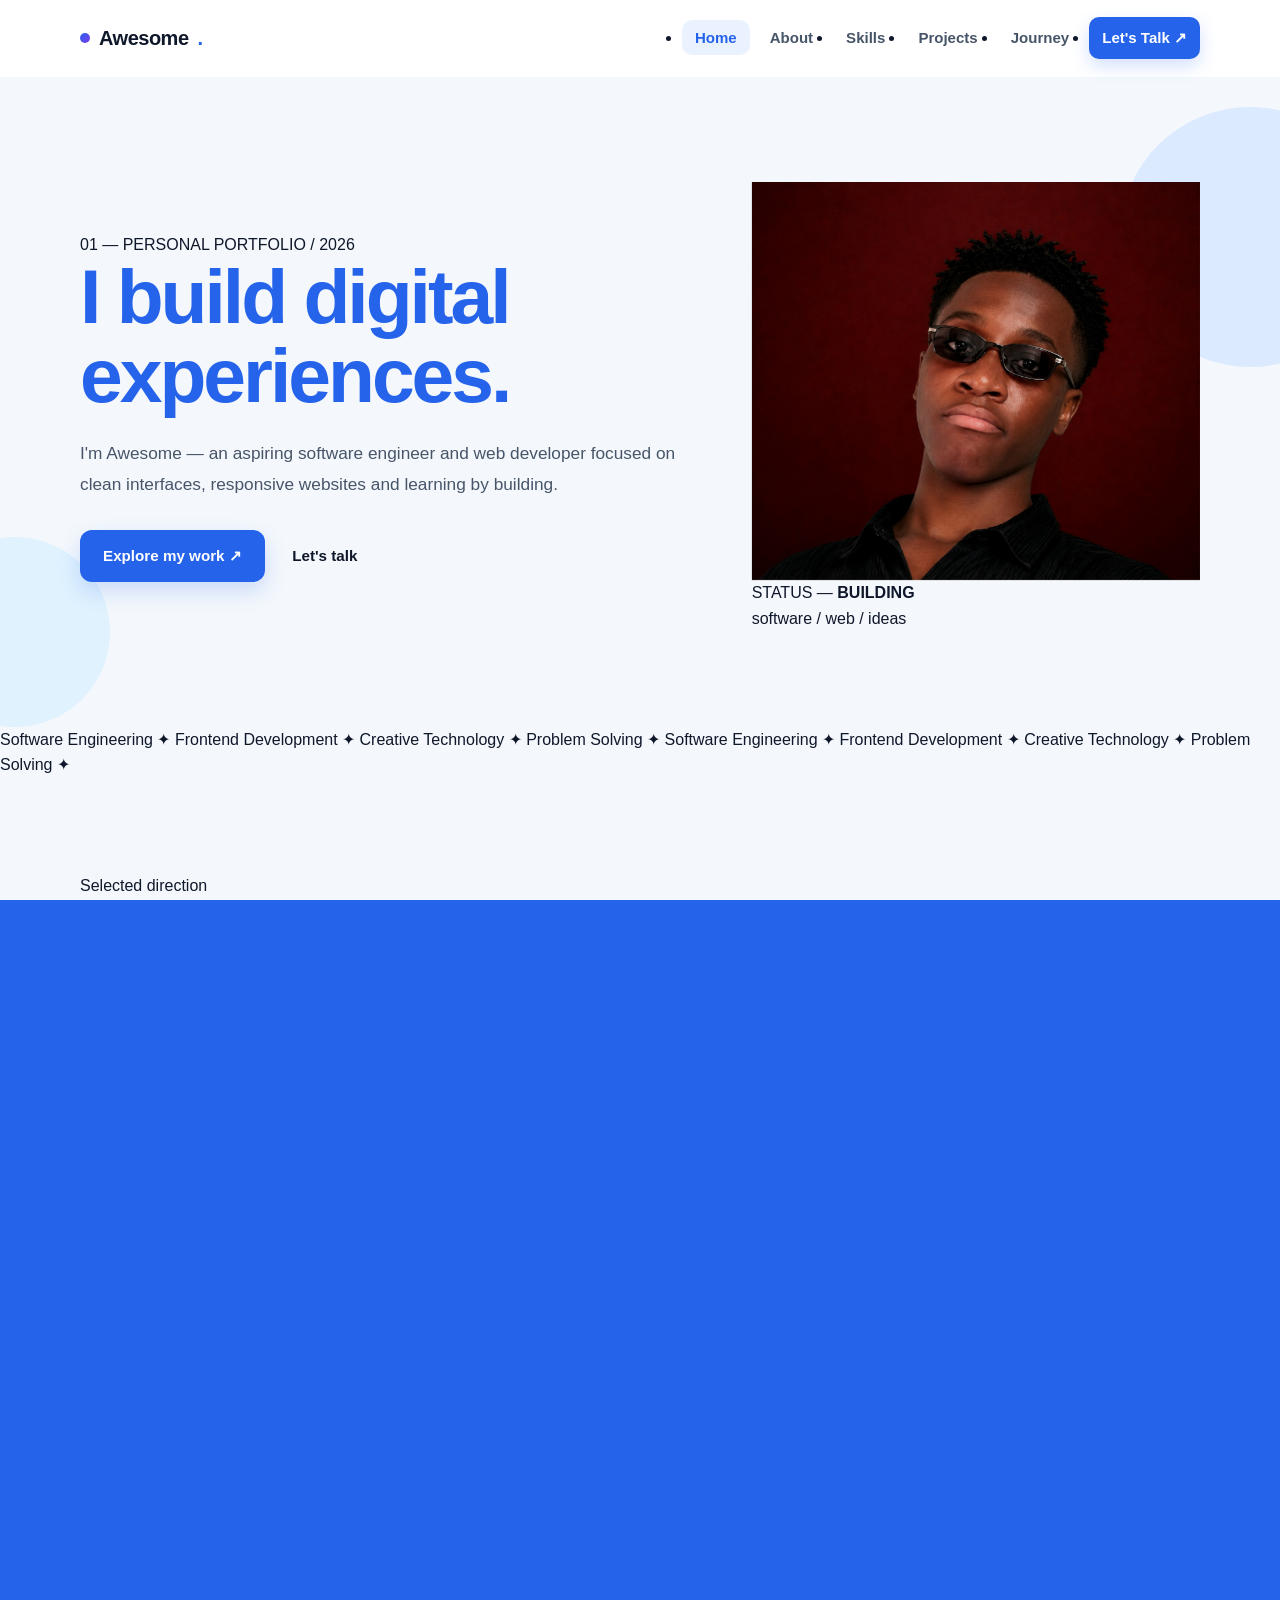
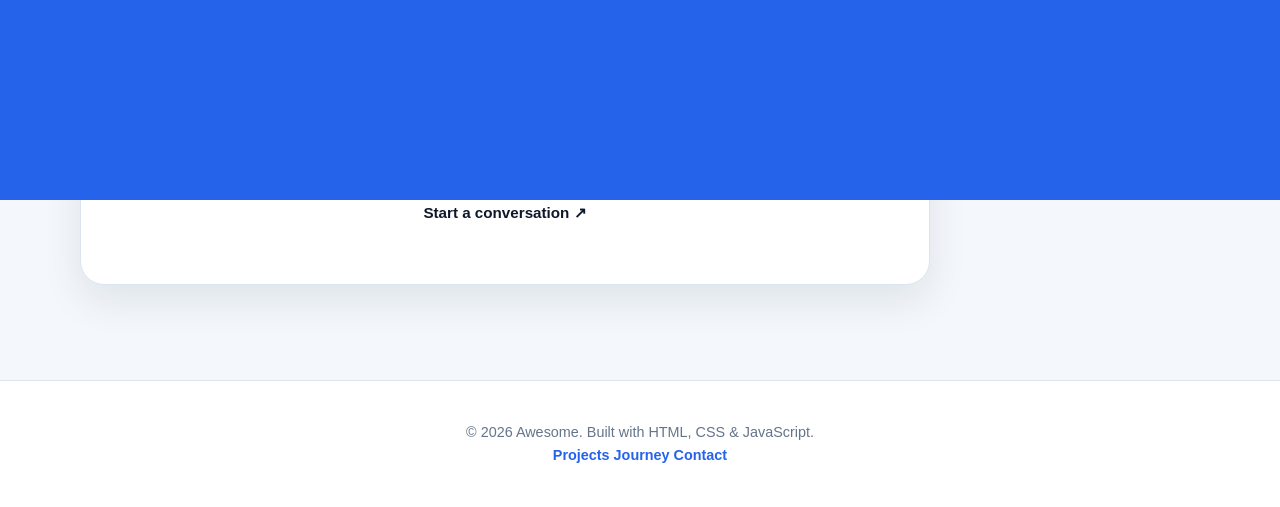
<file: index.html>
<!DOCTYPE html>
<html lang="en">
<head>
  <meta charset="UTF-8">
  <meta name="viewport" content="width=device-width, initial-scale=1.0">

  <meta name="description"
    content="Awesome — aspiring software engineer and web developer.">

  <title>Awesome — Software Engineer</title>

  <link rel="stylesheet" href="style.css">
</head>

<body>

  <!-- PAGE TRANSITION -->
  <div class="page-wipe"></div>

  <!-- NAVIGATION -->
  <header class="site-header">
    <div class="nav-shell">

      <a href="index.html" class="logo">
        Awesome<span>.</span>
      </a>

      <button class="menu-toggle" aria-label="Open menu">
        ☰
      </button>

      <nav>
        <ul class="nav-links">

          <li>
            <a href="index.html">Home</a>
          </li>

          <li>
            <a href="about.html">About</a>
          </li>

          <li>
            <a href="skills.html">Skills</a>
          </li>

          <li>
            <a href="projects.html">Projects</a>
          </li>

          <li>
            <a href="journey.html">Journey</a>
          </li>

          <li>
            <a href="contact.html" class="nav-cta">
              Let's Talk ↗
            </a>
          </li>

        </ul>
      </nav>

    </div>
  </header>


  <!-- HERO -->
  <main>

    <section class="hero">

      <div class="container hero-grid">

        <!-- LEFT -->
        <div class="hero-content">

          <div class="hero-kicker reveal">
            01 — PERSONAL PORTFOLIO / 2026
          </div>

          <h1 class="hero-title">

            <span class="line reveal">
              I build
            </span>

            <span class="line reveal delay-1">
              <span class="accent">
                digital
              </span>
            </span>

            <span class="line reveal delay-2">
              experiences.
            </span>

          </h1>

          <p class="hero-sub reveal delay-2">
            I'm Awesome — an aspiring software engineer and
            web developer focused on clean interfaces,
            responsive websites and learning by building.
          </p>

          <div class="hero-actions reveal delay-3">

            <a
              href="projects.html"
              class="btn btn-primary magnetic">
              Explore my work ↗
            </a>

            <a
              href="contact.html"
              class="btn btn-ghost magnetic">
              Let's talk
            </a>

          </div>

        </div>


        <!-- RIGHT -->
        <div class="hero-visual reveal delay-2">

          <div class="visual-orb one"></div>

          <div class="visual-orb two"></div>

          <div class="portrait-wrap tilt">

            <img
              src="assets/awesome.jpg"
              alt="Portrait of Awesome">

          </div>

          <div class="visual-tag">

            STATUS —
            <b>BUILDING</b>

            <br>

            software / web / ideas

          </div>

        </div>

      </div>

    </section>


    <!-- MOVING TEXT -->
    <div class="marquee">

      <div class="marquee-track">

        <span>Software Engineering</span>
        <span class="dot">✦</span>

        <span>Frontend Development</span>
        <span class="dot">✦</span>

        <span>Creative Technology</span>
        <span class="dot">✦</span>

        <span>Problem Solving</span>
        <span class="dot">✦</span>

        <span>Software Engineering</span>
        <span class="dot">✦</span>

        <span>Frontend Development</span>
        <span class="dot">✦</span>

        <span>Creative Technology</span>
        <span class="dot">✦</span>

        <span>Problem Solving</span>
        <span class="dot">✦</span>

      </div>

    </div>


    <!-- INTRO -->
    <section class="section">

      <div class="container">

        <div class="section-head reveal">

          <div>

            <div class="eyebrow">
              Selected direction
            </div>

            <h2 class="section-title">
              Young. Curious. Building.
            </h2>

          </div>

          <p class="section-copy">
            I'm turning curiosity into real projects —
            one interface, one bug and one new concept
            at a time.
          </p>

        </div>


        <!-- CARDS -->
        <div class="cards">

          <article class="card reveal">

            <div class="card-number">
              01 / BUILD
            </div>

            <h3>
              Web Experiences
            </h3>

            <p>
              Responsive websites with strong visual
              hierarchy, thoughtful interactions and
              clean code.
            </p>

            <a
              href="projects.html"
              class="card-link">
              View projects
              <span>↗</span>
            </a>

          </article>


          <article class="card reveal delay-1">

            <div class="card-number">
              02 / LEARN
            </div>

            <h3>
              Software Engineering
            </h3>

            <p>
              Growing from frontend fundamentals into
              JavaScript, Git, problem solving and
              broader engineering skills.
            </p>

            <a
              href="skills.html"
              class="card-link">
              See my stack
              <span>↗</span>
            </a>

          </article>


          <article class="card reveal delay-2">

            <div class="card-number">
              03 / CREATE
            </div>

            <h3>
              Big Ideas
            </h3>

            <p>
              Exploring products, startups and digital
              tools that can become useful beyond a
              portfolio screen.
            </p>

            <a
              href="journey.html"
              class="card-link">
              My journey
              <span>↗</span>
            </a>

          </article>

        </div>

      </div>

    </section>


    <!-- CTA -->
    <section class="section-tight">

      <div class="container">

        <div class="contact-box reveal">

          <div class="eyebrow">
            Have an idea?
          </div>

          <h2>
            Let's make something
            <span>real.</span>
          </h2>

          <p>
            Small business website, portfolio,
            landing page or a fresh idea —
            send me a message and let's talk about it.
          </p>

          <div class="hero-actions">

            <a
              href="contact.html"
              class="btn btn-red magnetic">
              Start a conversation ↗
            </a>

          </div>

        </div>

      </div>

    </section>

  </main>


  <!-- FOOTER -->
  <footer class="site-footer">

    <div class="container footer-row">

      <p>
        © <span class="year"></span>
        Awesome. Built with HTML, CSS & JavaScript.
      </p>

      <div class="footer-links">

        <a href="projects.html">
          Projects
        </a>

        <a href="journey.html">
          Journey
        </a>

        <a href="contact.html">
          Contact
        </a>

      </div>

    </div>

  </footer>


  <!-- CUSTOM CURSOR -->
  <div class="cursor"></div>
  <div class="cursor-ring"></div>


  <script src="script.js"></script>

</body>
</html>
</file>
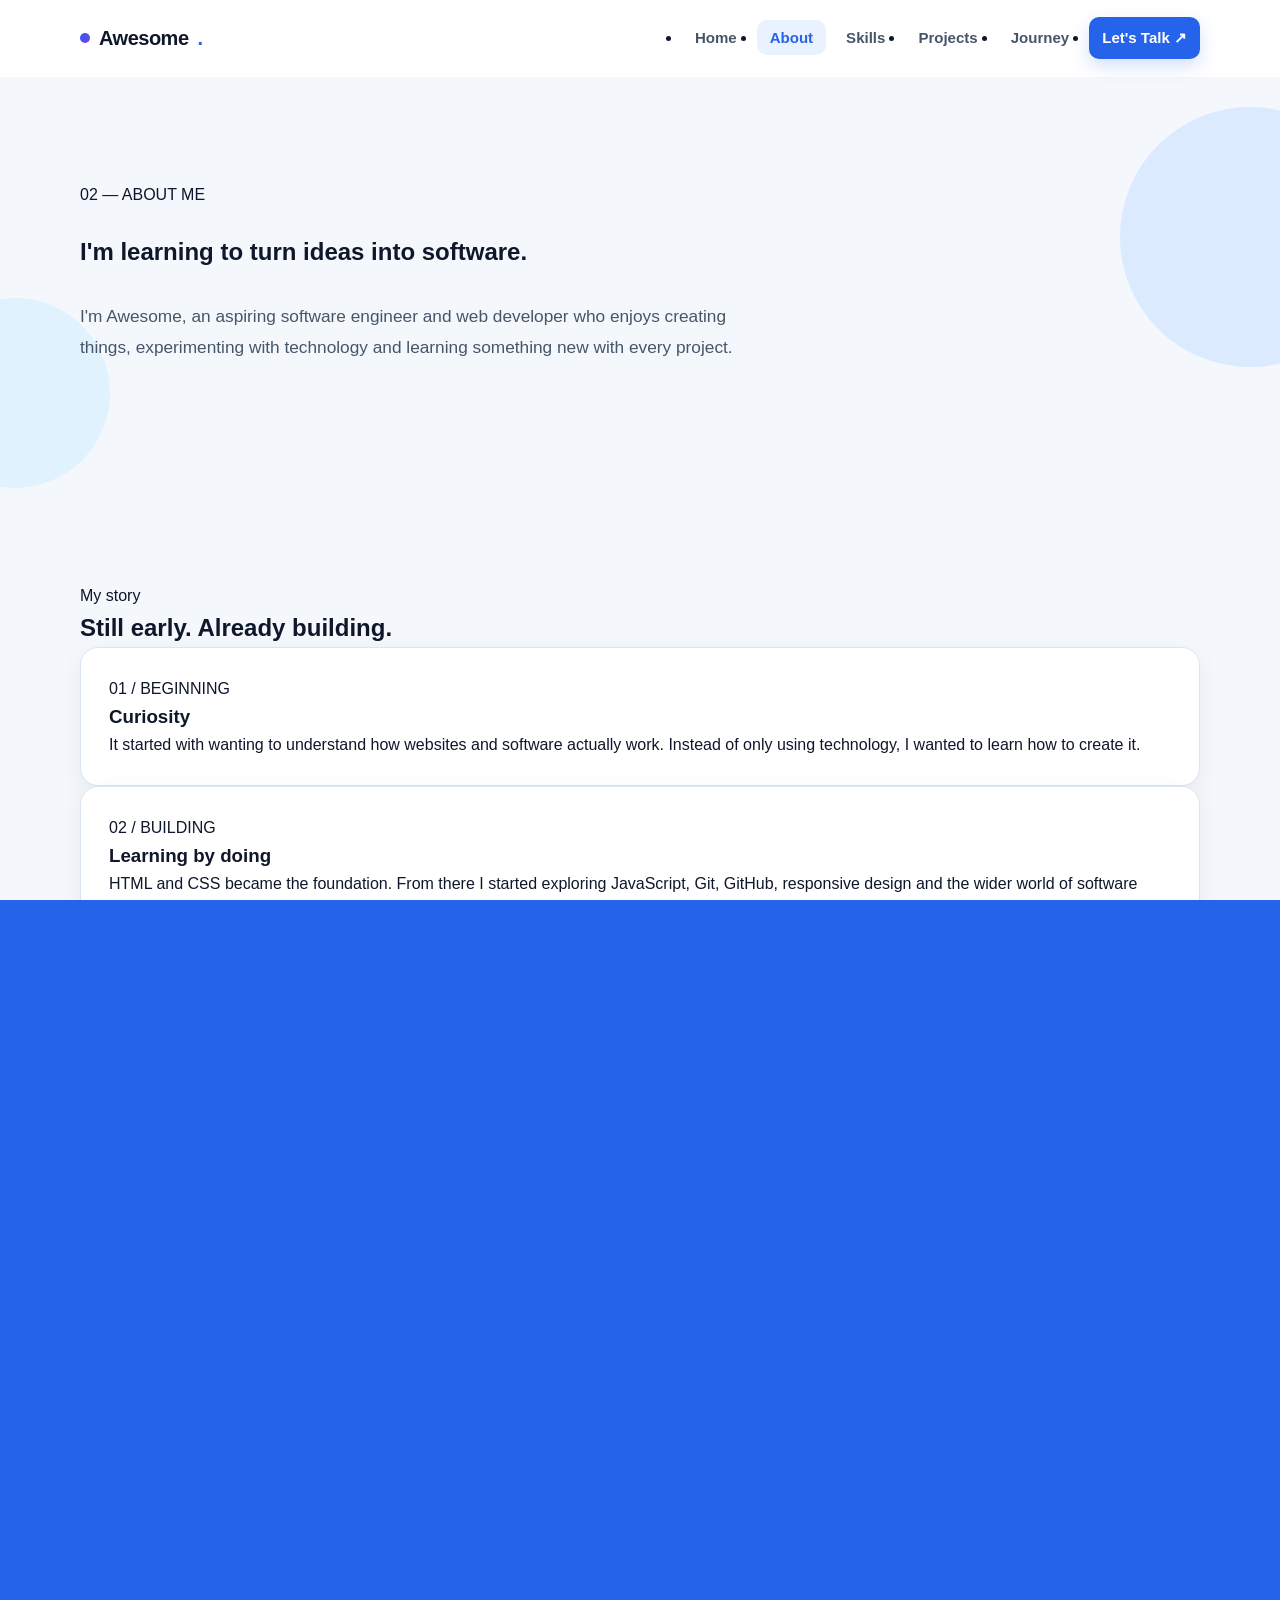
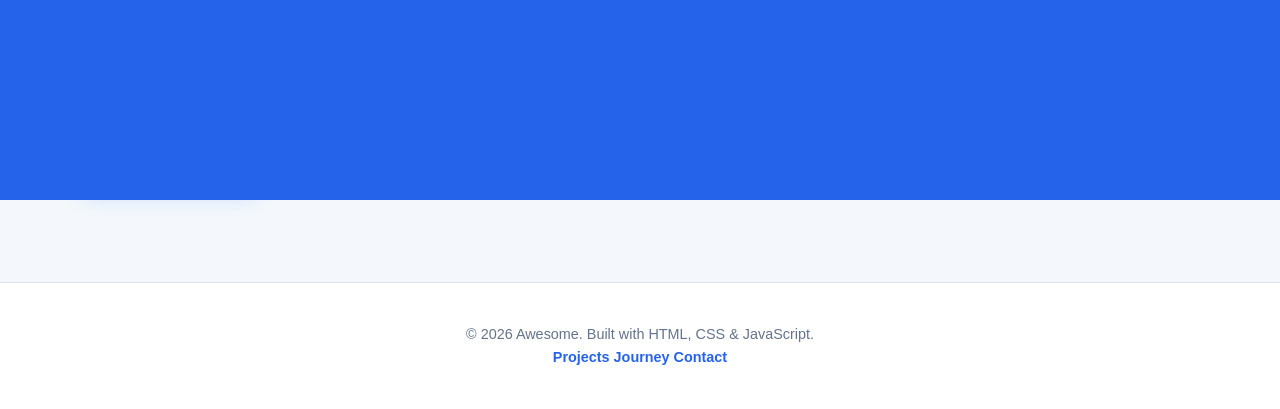
<file: about.html>
<!DOCTYPE html>
<html lang="en">
<head>
  <meta charset="UTF-8">
  <meta name="viewport" content="width=device-width, initial-scale=1.0">

  <meta name="description"
    content="Learn more about Awesome, an aspiring software engineer and web developer.">

  <title>About — Awesome</title>

  <link rel="stylesheet" href="style.css">
</head>

<body>

  <div class="page-wipe"></div>

  <!-- NAVIGATION -->
  <header class="site-header">
    <div class="nav-shell">

      <a href="index.html" class="logo">
        Awesome<span>.</span>
      </a>

      <button class="menu-toggle" aria-label="Open menu">
        ☰
      </button>

      <nav>
        <ul class="nav-links">

          <li><a href="index.html">Home</a></li>
          <li><a href="about.html">About</a></li>
          <li><a href="skills.html">Skills</a></li>
          <li><a href="projects.html">Projects</a></li>
          <li><a href="journey.html">Journey</a></li>

          <li>
            <a href="contact.html" class="nav-cta">
              Let's Talk ↗
            </a>
          </li>

        </ul>
      </nav>

    </div>
  </header>


  <main>

    <!-- PAGE HERO -->
    <section class="hero">

      <div class="container">

        <div class="hero-kicker reveal">
          02 — ABOUT ME
        </div>

        <h1 class="section-title reveal delay-1"
            style="margin-top: 25px; max-width: 950px;">
          I'm learning to turn
          <span style="color: var(--red);">
            ideas
          </span>
          into software.
        </h1>

        <p class="hero-sub reveal delay-2"
           style="margin-top: 30px; max-width: 700px;">
          I'm Awesome, an aspiring software engineer and
          web developer who enjoys creating things,
          experimenting with technology and learning
          something new with every project.
        </p>

      </div>

    </section>


    <!-- STORY -->
    <section class="section">

      <div class="container">

        <div class="section-head reveal">

          <div>
            <div class="eyebrow">
              My story
            </div>

            <h2 class="section-title">
              Still early.
              Already building.
            </h2>
          </div>

        </div>


        <div class="cards">

          <article class="card reveal">

            <div class="card-number">
              01 / BEGINNING
            </div>

            <h3>
              Curiosity
            </h3>

            <p>
              It started with wanting to understand how
              websites and software actually work.
              Instead of only using technology, I wanted
              to learn how to create it.
            </p>

          </article>


          <article class="card reveal delay-1">

            <div class="card-number">
              02 / BUILDING
            </div>

            <h3>
              Learning by doing
            </h3>

            <p>
              HTML and CSS became the foundation.
              From there I started exploring JavaScript,
              Git, GitHub, responsive design and the
              wider world of software engineering.
            </p>

          </article>


          <article class="card reveal delay-2">

            <div class="card-number">
              03 / DIRECTION
            </div>

            <h3>
              Software Engineering
            </h3>

            <p>
              The long-term goal is to become a strong
              software engineer who can build useful,
              reliable products — not just attractive
              interfaces.
            </p>

          </article>

        </div>

      </div>

    </section>


    <!-- PERSONAL APPROACH -->
    <section class="section-tight">

      <div class="container">

        <div class="contact-box reveal">

          <div class="eyebrow">
            My approach
          </div>

          <h2>
            Learn.
            Build.
            <span>Repeat.</span>
          </h2>

          <p>
            I don't expect to know everything immediately.
            I care about understanding the fundamentals,
            building real projects and improving every time
            I create something.
          </p>

        </div>

      </div>

    </section>


    <!-- CTA -->
    <section class="section-tight">

      <div class="container">

        <div class="section-head reveal">

          <div>

            <div class="eyebrow">
              What's next?
            </div>

            <h2 class="section-title">
              Keep building.
            </h2>

          </div>

          <a
            href="projects.html"
            class="btn btn-primary magnetic">
            See my projects ↗
          </a>

        </div>

      </div>

    </section>

  </main>


  <footer class="site-footer">

    <div class="container footer-row">

      <p>
        © <span class="year"></span>
        Awesome. Built with HTML, CSS & JavaScript.
      </p>

      <div class="footer-links">

        <a href="projects.html">Projects</a>
        <a href="journey.html">Journey</a>
        <a href="contact.html">Contact</a>

      </div>

    </div>

  </footer>


  <div class="cursor"></div>
  <div class="cursor-ring"></div>

  <script src="script.js"></script>

</body>
</html>
</file>
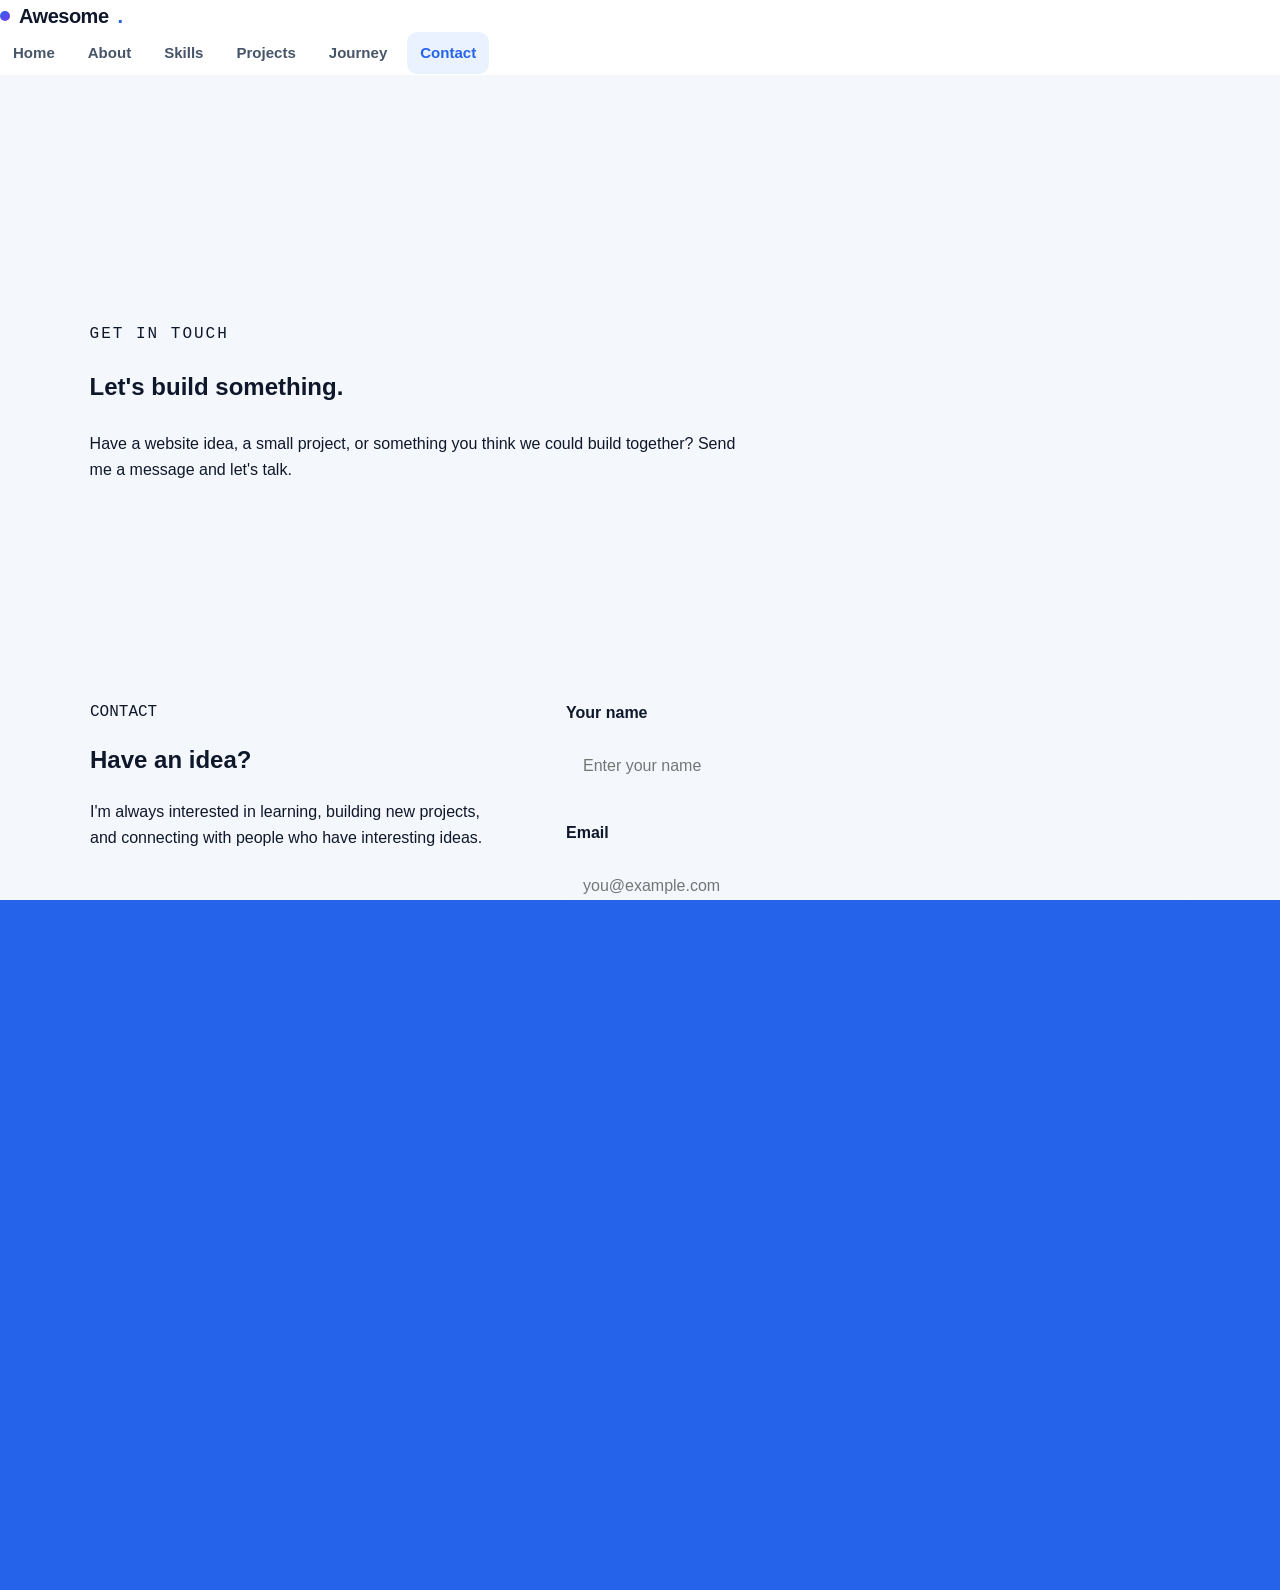
<file: contact.html>
<!DOCTYPE html>
<html lang="en">
<head>
  <meta charset="UTF-8">
  <meta name="viewport" content="width=device-width, initial-scale=1.0">

  <title>Contact | Awesome</title>

  <meta
    name="description"
    content="Get in touch with Awesome for website projects, collaborations, and ideas."
  >

  <link rel="stylesheet" href="style.css">
</head>

<body class="entering">

  <div class="page-wipe"></div>

  <!-- HEADER -->
  <header class="site-header">

    <a href="index.html" class="logo">
      Awesome<span>.</span>
    </a>

    <button
      class="menu-toggle"
      aria-label="Open navigation"
      aria-expanded="false"
    >
      <span></span>
      <span></span>
      <span></span>
    </button>

    <nav class="nav-links">
      <a href="index.html">Home</a>
      <a href="about.html">About</a>
      <a href="skills.html">Skills</a>
      <a href="projects.html">Projects</a>
      <a href="journey.html">Journey</a>
      <a href="contact.html" class="active">Contact</a>
    </nav>

  </header>


  <!-- PAGE HERO -->
  <main>

    <section
      class="page-hero reveal"
      style="
        min-height: 65vh;
        display: flex;
        align-items: center;
        padding: 150px 7% 80px;
      "
    >

      <div style="max-width: 850px;">

        <p
          style="
            color: var(--red);
            font-family: 'DM Mono', monospace;
            letter-spacing: 2px;
            text-transform: uppercase;
            margin-bottom: 20px;
          "
        >
          Get in touch
        </p>

        <h1>
          Let's build
          <span style="color: var(--red);">something.</span>
        </h1>

        <p style="max-width: 650px; margin-top: 25px;">
          Have a website idea, a small project, or something you think
          we could build together? Send me a message and let's talk.
        </p>

      </div>

    </section>


    <!-- CONTACT AREA -->
    <section
      style="
        padding: 40px 7% 120px;
      "
    >

      <div
        style="
          display: grid;
          grid-template-columns: 0.8fr 1.2fr;
          gap: 60px;
          max-width: 1100px;
          margin: auto;
        "
      >

        <!-- CONTACT INFO -->
        <div class="reveal">

          <p
            style="
              color: var(--red);
              font-family: 'DM Mono', monospace;
              margin-bottom: 15px;
            "
          >
            CONTACT
          </p>

          <h2>Have an idea?</h2>

          <p style="margin-top: 20px;">
            I'm always interested in learning, building new projects,
            and connecting with people who have interesting ideas.
          </p>

          <div style="margin-top: 40px;">

            <a
              href="https://wa.me/2348051839547"
              target="_blank"
              rel="noopener noreferrer"
              class="magnetic"
              style="
                display: inline-flex;
                align-items: center;
                gap: 10px;
                padding: 15px 22px;
                background: var(--red);
                color: white;
                border-radius: 8px;
                text-decoration: none;
                font-weight: 700;
              "
            >
              Chat on WhatsApp →
            </a>

          </div>

        </div>


        <!-- FORM -->
        <div class="reveal">

          <form id="contact-form">

            <div style="margin-bottom: 25px;">
              <label
                for="name"
                style="
                  display: block;
                  margin-bottom: 10px;
                  font-weight: 700;
                "
              >
                Your name
              </label>

              <input
                type="text"
                id="name"
                name="name"
                placeholder="Enter your name"
                required
                style="
                  width: 100%;
                  padding: 16px;
                  border: 1px solid rgba(255,255,255,.12);
                  background: rgba(255,255,255,.04);
                  color: white;
                  border-radius: 8px;
                  outline: none;
                  font: inherit;
                "
              >
            </div>


            <div style="margin-bottom: 25px;">
              <label
                for="email"
                style="
                  display: block;
                  margin-bottom: 10px;
                  font-weight: 700;
                "
              >
                Email
              </label>

              <input
                type="email"
                id="email"
                name="email"
                placeholder="you@example.com"
                required
                style="
                  width: 100%;
                  padding: 16px;
                  border: 1px solid rgba(255,255,255,.12);
                  background: rgba(255,255,255,.04);
                  color: white;
                  border-radius: 8px;
                  outline: none;
                  font: inherit;
                "
              >
            </div>


            <div style="margin-bottom: 25px;">
              <label
                for="message"
                style="
                  display: block;
                  margin-bottom: 10px;
                  font-weight: 700;
                "
              >
                Message
              </label>

              <textarea
                id="message"
                name="message"
                rows="7"
                placeholder="Tell me about your idea..."
                required
                style="
                  width: 100%;
                  padding: 16px;
                  border: 1px solid rgba(255,255,255,.12);
                  background: rgba(255,255,255,.04);
                  color: white;
                  border-radius: 8px;
                  outline: none;
                  font: inherit;
                  resize: vertical;
                "
              ></textarea>
            </div>


            <button
              type="submit"
              class="magnetic"
              style="
                border: none;
                cursor: pointer;
                padding: 16px 25px;
                background: white;
                color: black;
                border-radius: 8px;
                font-weight: 800;
                font-size: 1rem;
              "
            >
              Send via WhatsApp →
            </button>

            <p
              id="form-status"
              style="
                margin-top: 18px;
                color: var(--muted);
              "
            ></p>

          </form>

        </div>

      </div>

    </section>

  </main>


  <!-- FOOTER -->
  <footer class="site-footer">

    <div>
      <strong>Awesome<span style="color: var(--red);">.</span></strong>
      <p>Building. Learning. Becoming.</p>
    </div>

    <p>
      © <span class="year"></span> Awesome. All rights reserved.
    </p>

  </footer>


  <!-- CUSTOM CURSOR -->
  <div class="cursor"></div>
  <div class="cursor-ring"></div>


  <script src="script.js"></script>

</body>
</html>
</file>
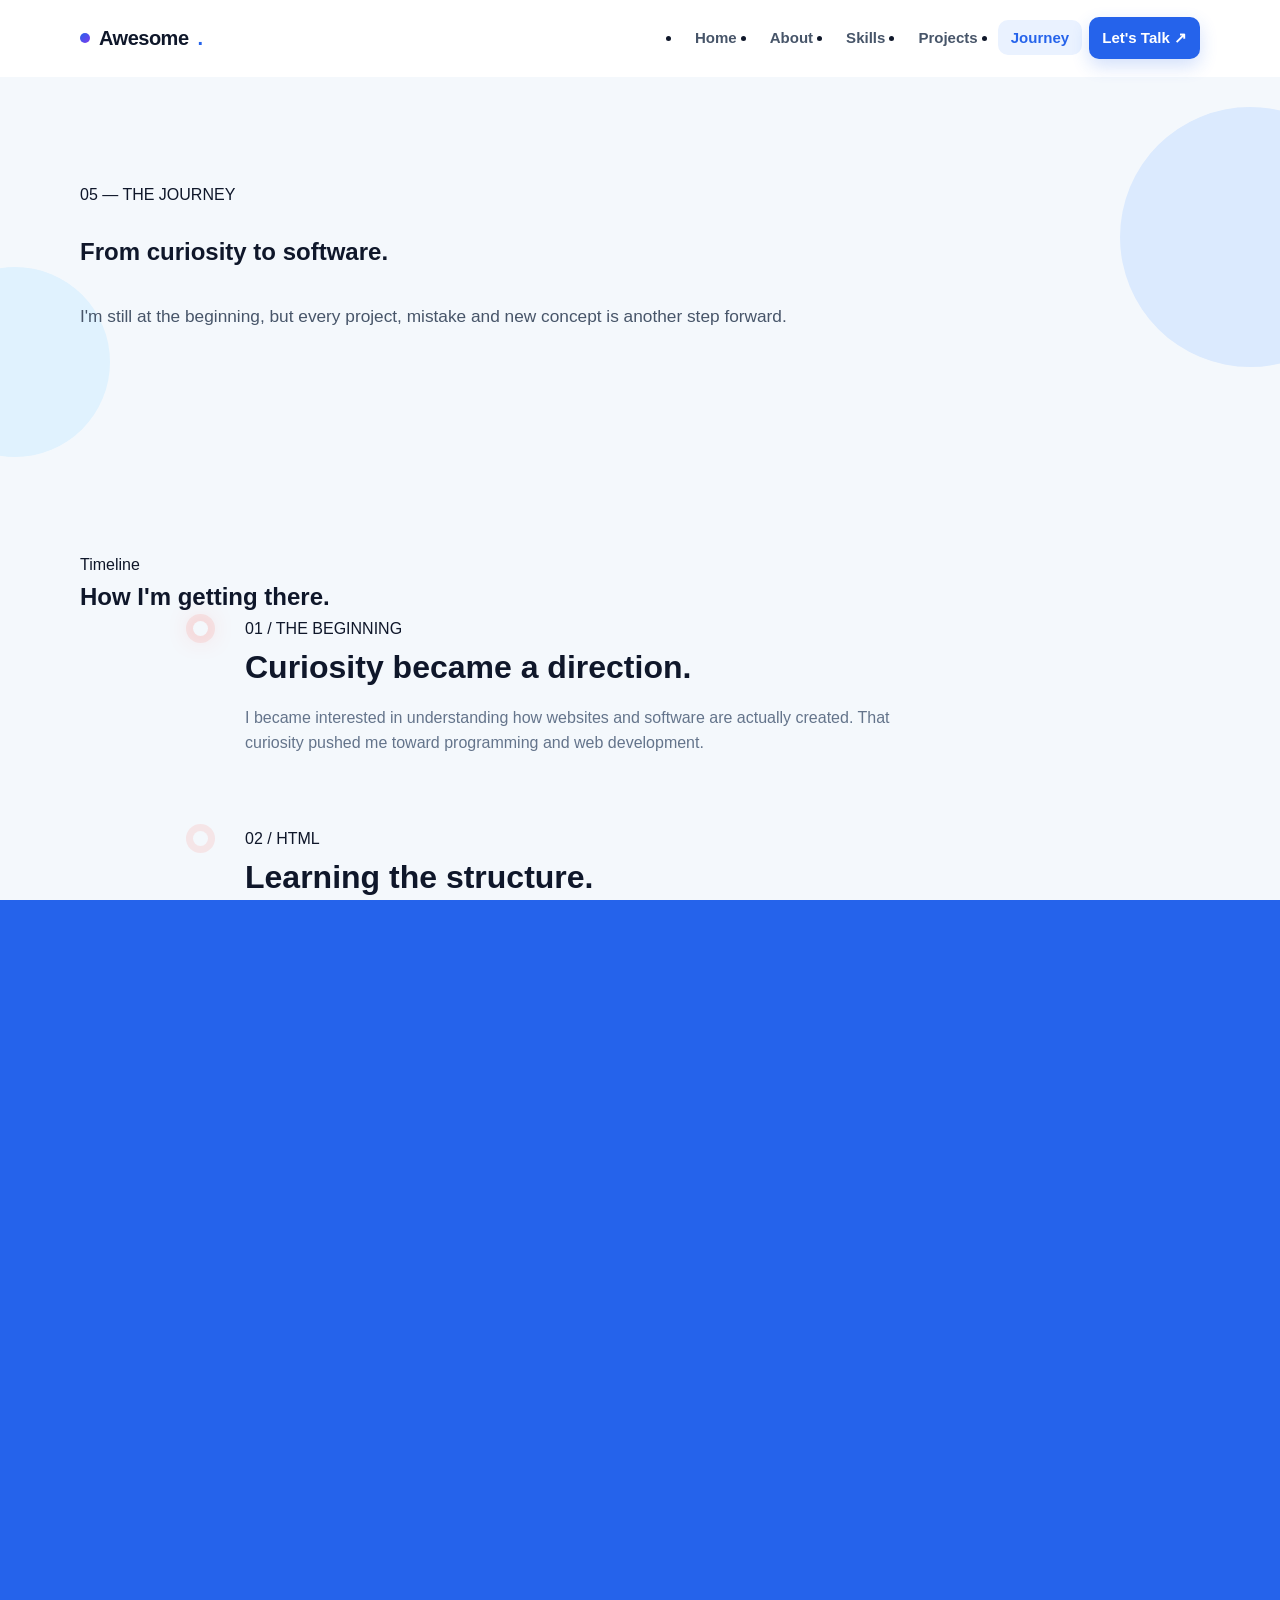
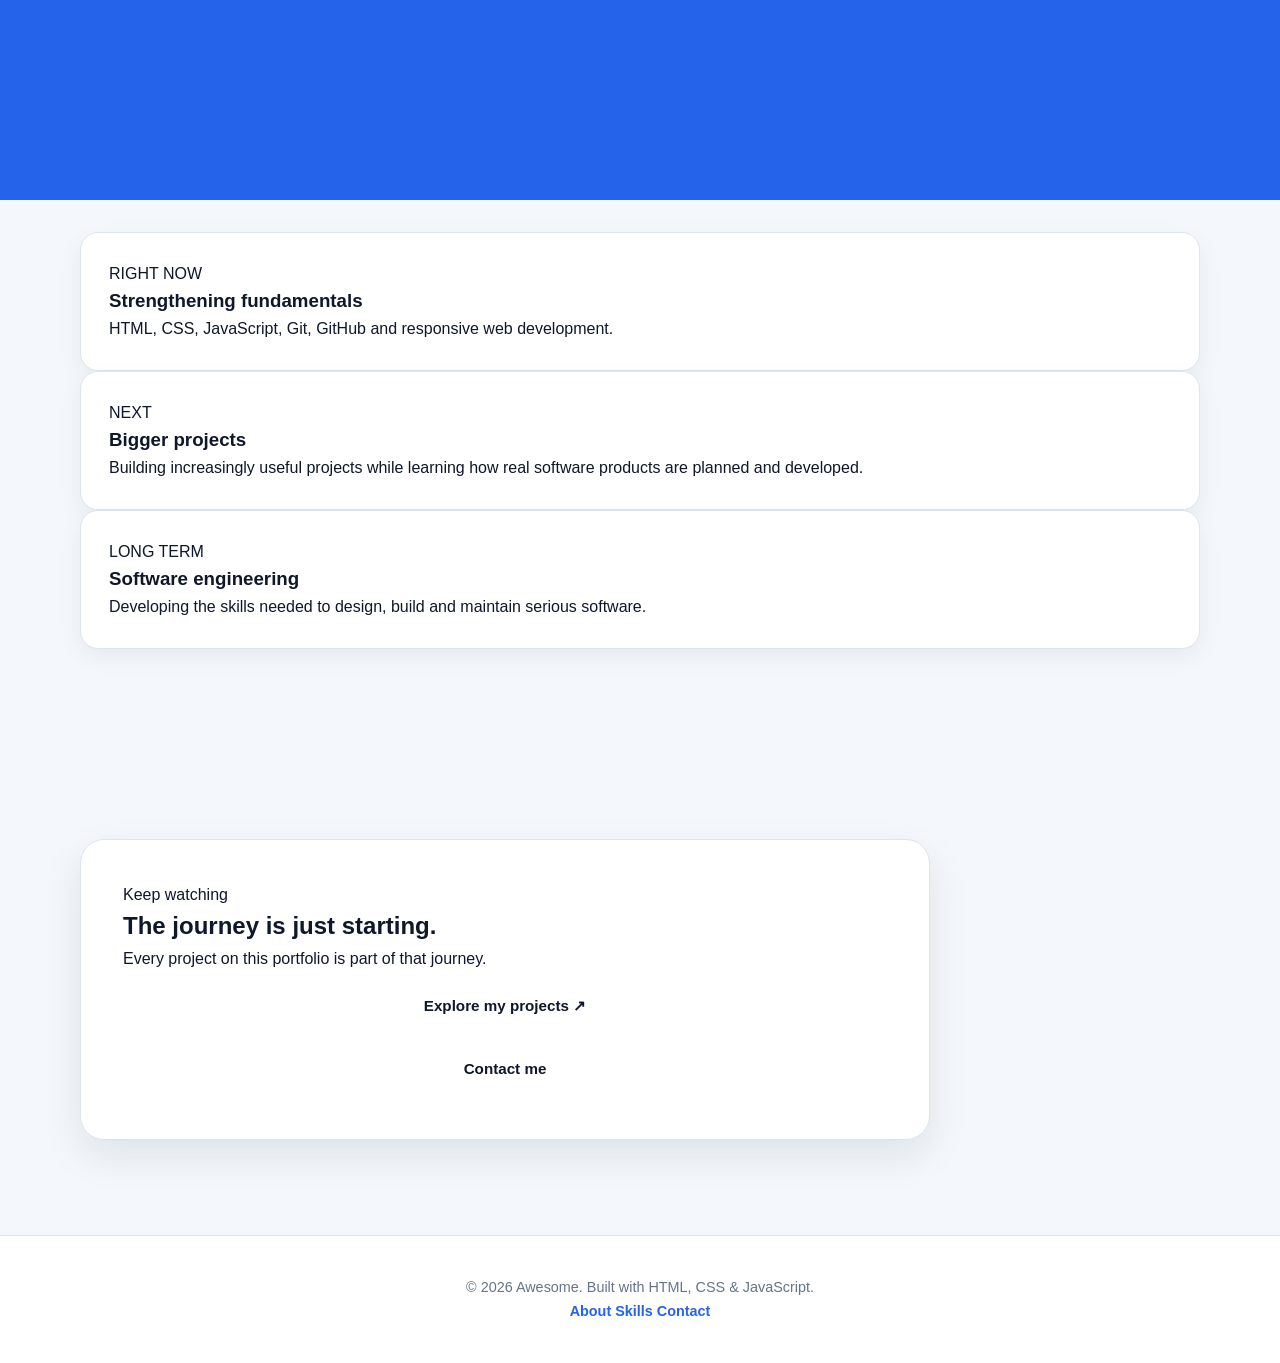
<file: journey.html>
<!DOCTYPE html>
<html lang="en">
<head>
  <meta charset="UTF-8">
  <meta name="viewport" content="width=device-width, initial-scale=1.0">

  <meta name="description"
    content="Awesome's journey into software engineering and web development.">

  <title>Journey — Awesome</title>

  <link rel="stylesheet" href="style.css">
</head>

<body>

  <div class="page-wipe"></div>

  <!-- NAVIGATION -->
  <header class="site-header">
    <div class="nav-shell">

      <a href="index.html" class="logo">
        Awesome<span>.</span>
      </a>

      <button class="menu-toggle" aria-label="Open menu">
        ☰
      </button>

      <nav>
        <ul class="nav-links">

          <li><a href="index.html">Home</a></li>
          <li><a href="about.html">About</a></li>
          <li><a href="skills.html">Skills</a></li>
          <li><a href="projects.html">Projects</a></li>
          <li><a href="journey.html">Journey</a></li>

          <li>
            <a href="contact.html" class="nav-cta">
              Let's Talk ↗
            </a>
          </li>

        </ul>
      </nav>

    </div>
  </header>


  <main>

    <!-- INTRO -->
    <section class="hero">

      <div class="container">

        <div class="hero-kicker reveal">
          05 — THE JOURNEY
        </div>

        <h1
          class="section-title reveal delay-1"
          style="margin-top: 25px; max-width: 1000px;"
        >
          From curiosity to
          <span style="color: var(--red);">
            software.
          </span>
        </h1>

        <p
          class="hero-sub reveal delay-2"
          style="margin-top: 30px; max-width: 720px;"
        >
          I'm still at the beginning, but every project,
          mistake and new concept is another step forward.
        </p>

      </div>

    </section>


    <!-- TIMELINE -->
    <section class="section">

      <div class="container">

        <div class="section-head reveal">

          <div>

            <div class="eyebrow">
              Timeline
            </div>

            <h2 class="section-title">
              How I'm getting there.
            </h2>

          </div>

        </div>


        <div
          style="
            position: relative;
            max-width: 900px;
            margin: auto;
          "
        >

          <!-- VERTICAL LINE -->
          <div
            style="
              position: absolute;
              left: 10px;
              top: 0;
              bottom: 0;
              width: 1px;
              background: var(--line);
            "
          ></div>


          <!-- ITEM 01 -->
          <article
            class="reveal"
            style="
              position: relative;
              padding-left: 55px;
              padding-bottom: 70px;
            "
          >

            <div
              style="
                position: absolute;
                left: 3px;
                top: 5px;
                width: 15px;
                height: 15px;
                border-radius: 50%;
                background: var(--red);
                box-shadow:
                  0 0 0 7px rgba(255,61,54,.10),
                  0 0 25px rgba(255,61,54,.35);
              "
            ></div>

            <div class="card-number">
              01 / THE BEGINNING
            </div>

            <h3
              style="
                font-family: 'Space Grotesk', sans-serif;
                font-size: 2rem;
                margin-bottom: 12px;
              "
            >
              Curiosity became a direction.
            </h3>

            <p
              style="
                color: var(--muted);
                max-width: 650px;
              "
            >
              I became interested in understanding how
              websites and software are actually created.
              That curiosity pushed me toward programming
              and web development.
            </p>

          </article>


          <!-- ITEM 02 -->
          <article
            class="reveal delay-1"
            style="
              position: relative;
              padding-left: 55px;
              padding-bottom: 70px;
            "
          >

            <div
              style="
                position: absolute;
                left: 3px;
                top: 5px;
                width: 15px;
                height: 15px;
                border-radius: 50%;
                background: var(--red);
                box-shadow:
                  0 0 0 7px rgba(255,61,54,.10);
              "
            ></div>

            <div class="card-number">
              02 / HTML
            </div>

            <h3
              style="
                font-family: 'Space Grotesk', sans-serif;
                font-size: 2rem;
                margin-bottom: 12px;
              "
            >
              Learning the structure.
            </h3>

            <p
              style="
                color: var(--muted);
                max-width: 650px;
              "
            >
              HTML became the first real foundation —
              learning how headings, sections, links,
              images, forms and other elements come
              together to create a webpage.
            </p>

          </article>


          <!-- ITEM 03 -->
          <article
            class="reveal delay-1"
            style="
              position: relative;
              padding-left: 55px;
              padding-bottom: 70px;
            "
          >

            <div
              style="
                position: absolute;
                left: 3px;
                top: 5px;
                width: 15px;
                height: 15px;
                border-radius: 50%;
                background: var(--red);
                box-shadow:
                  0 0 0 7px rgba(255,61,54,.10);
              "
            ></div>

            <div class="card-number">
              03 / CSS
            </div>

            <h3
              style="
                font-family: 'Space Grotesk', sans-serif;
                font-size: 2rem;
                margin-bottom: 12px;
              "
            >
              Making the web look alive.
            </h3>

            <p
              style="
                color: var(--muted);
                max-width: 650px;
              "
            >
              CSS opened up an entirely different side
              of development — layouts, responsive design,
              typography, spacing, animations and visual
              identity.
            </p>

          </article>


          <!-- ITEM 04 -->
          <article
            class="reveal delay-2"
            style="
              position: relative;
              padding-left: 55px;
              padding-bottom: 70px;
            "
          >

            <div
              style="
                position: absolute;
                left: 3px;
                top: 5px;
                width: 15px;
                height: 15px;
                border-radius: 50%;
                background: var(--red);
                box-shadow:
                  0 0 0 7px rgba(255,61,54,.10);
              "
            ></div>

            <div class="card-number">
              04 / JAVASCRIPT
            </div>

            <h3
              style="
                font-family: 'Space Grotesk', sans-serif;
                font-size: 2rem;
                margin-bottom: 12px;
              "
            >
              Adding logic.
            </h3>

            <p
              style="
                color: var(--muted);
                max-width: 650px;
              "
            >
              JavaScript is the next major step — learning
              variables, functions, loops, logic and how
              code can make a website interactive.
            </p>

          </article>


          <!-- ITEM 05 -->
          <article
            class="reveal delay-2"
            style="
              position: relative;
              padding-left: 55px;
              padding-bottom: 20px;
            "
          >

            <div
              style="
                position: absolute;
                left: 3px;
                top: 5px;
                width: 15px;
                height: 15px;
                border-radius: 50%;
                background: var(--red);
                box-shadow:
                  0 0 0 7px rgba(255,61,54,.10),
                  0 0 25px rgba(255,61,54,.35);
              "
            ></div>

            <div class="card-number">
              05 / NEXT CHAPTER
            </div>

            <h3
              style="
                font-family: 'Space Grotesk', sans-serif;
                font-size: 2rem;
                margin-bottom: 12px;
              "
            >
              Becoming a software engineer.
            </h3>

            <p
              style="
                color: var(--muted);
                max-width: 650px;
              "
            >
              The bigger goal is beyond just websites:
              stronger programming fundamentals, larger
              projects, software engineering practices,
              products and eventually much more advanced
              development.
            </p>

          </article>

        </div>

      </div>

    </section>


    <!-- CURRENT FOCUS -->
    <section class="section-tight">

      <div class="container">

        <div class="cards">

          <article class="card reveal">

            <div class="card-number">
              RIGHT NOW
            </div>

            <h3>
              Strengthening fundamentals
            </h3>

            <p>
              HTML, CSS, JavaScript, Git, GitHub and
              responsive web development.
            </p>

          </article>


          <article class="card reveal delay-1">

            <div class="card-number">
              NEXT
            </div>

            <h3>
              Bigger projects
            </h3>

            <p>
              Building increasingly useful projects while
              learning how real software products are
              planned and developed.
            </p>

          </article>


          <article class="card reveal delay-2">

            <div class="card-number">
              LONG TERM
            </div>

            <h3>
              Software engineering
            </h3>

            <p>
              Developing the skills needed to design,
              build and maintain serious software.
            </p>

          </article>

        </div>

      </div>

    </section>


    <!-- CTA -->
    <section class="section-tight">

      <div class="container">

        <div class="contact-box reveal">

          <div class="eyebrow">
            Keep watching
          </div>

          <h2>
            The journey is
            <span>just starting.</span>
          </h2>

          <p>
            Every project on this portfolio is part of
            that journey.
          </p>

          <div class="hero-actions">

            <a
              href="projects.html"
              class="btn btn-red magnetic"
            >
              Explore my projects ↗
            </a>

            <a
              href="contact.html"
              class="btn btn-ghost magnetic"
            >
              Contact me
            </a>

          </div>

        </div>

      </div>

    </section>

  </main>


  <!-- FOOTER -->
  <footer class="site-footer">

    <div class="container footer-row">

      <p>
        © <span class="year"></span>
        Awesome. Built with HTML, CSS & JavaScript.
      </p>

      <div class="footer-links">

        <a href="about.html">About</a>
        <a href="skills.html">Skills</a>
        <a href="contact.html">Contact</a>

      </div>

    </div>

  </footer>


  <div class="cursor"></div>
  <div class="cursor-ring"></div>

  <script src="script.js"></script>

</body>
</html>
</file>
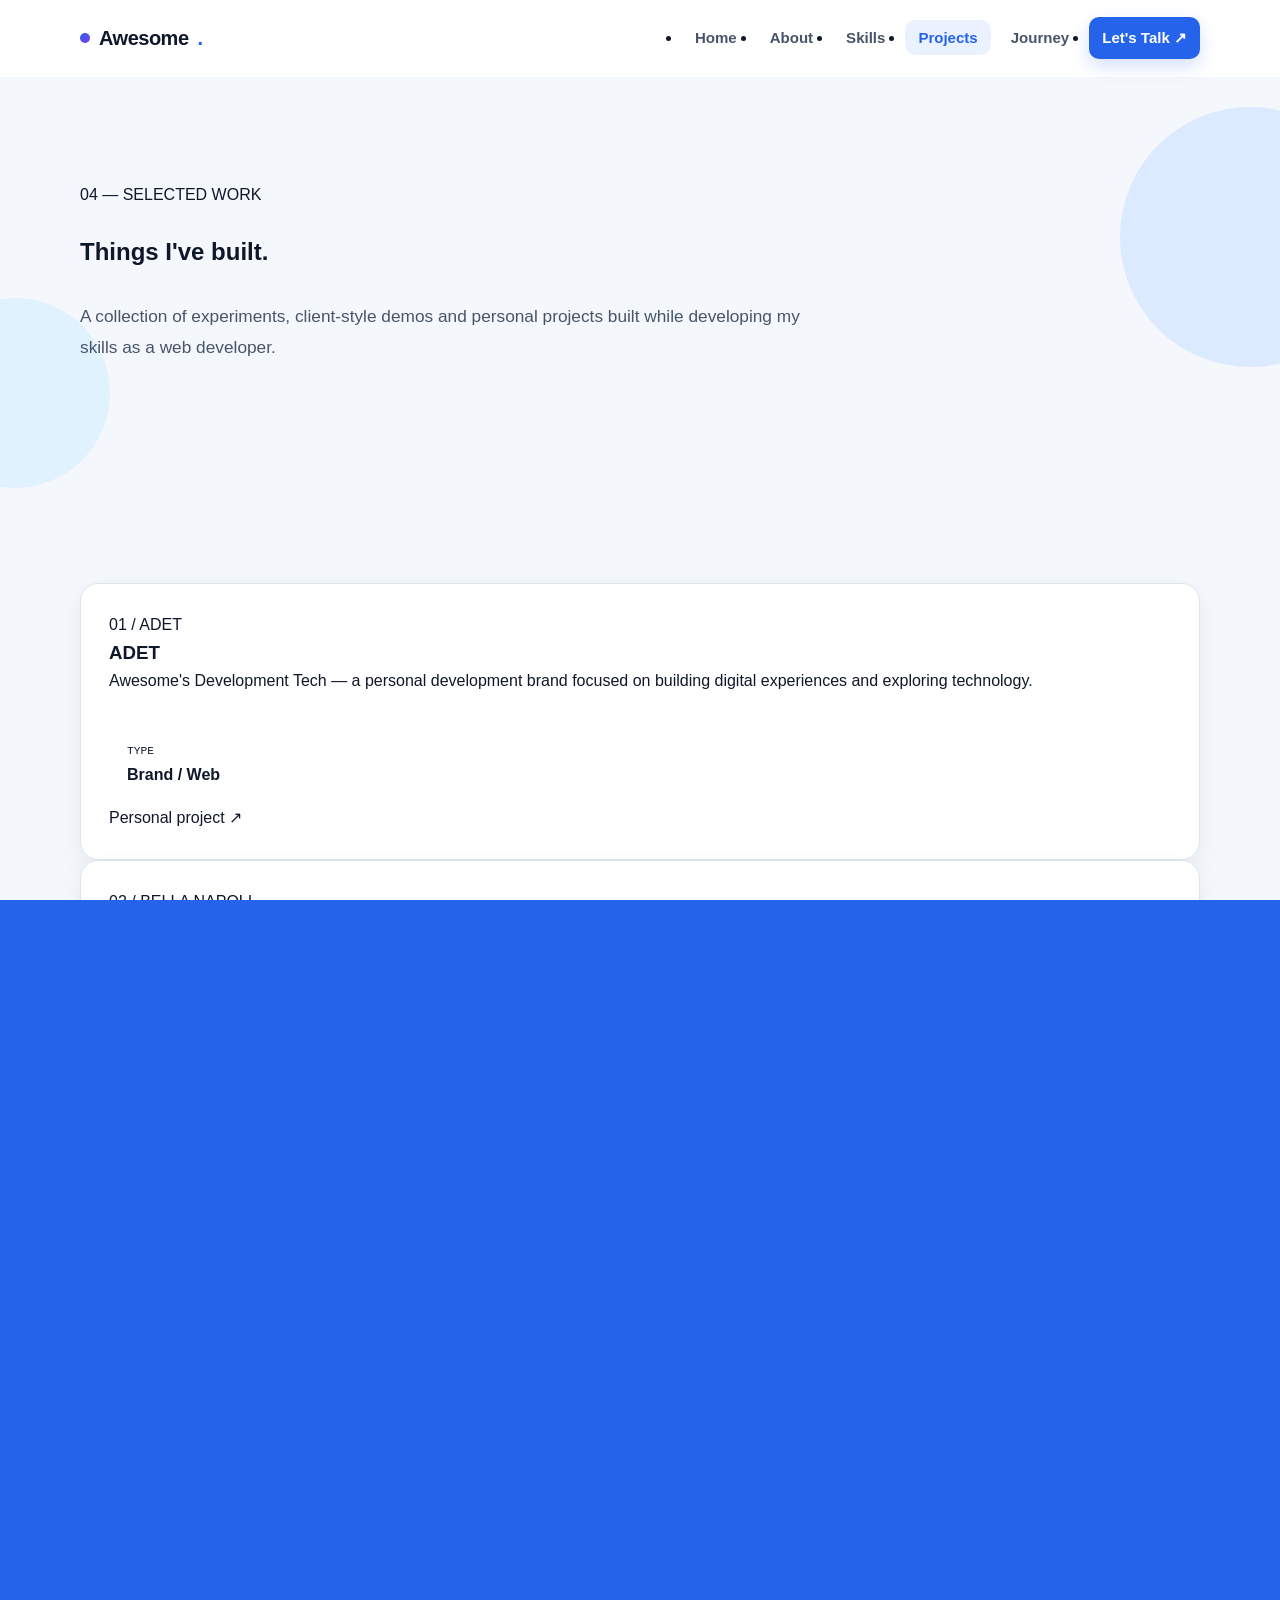
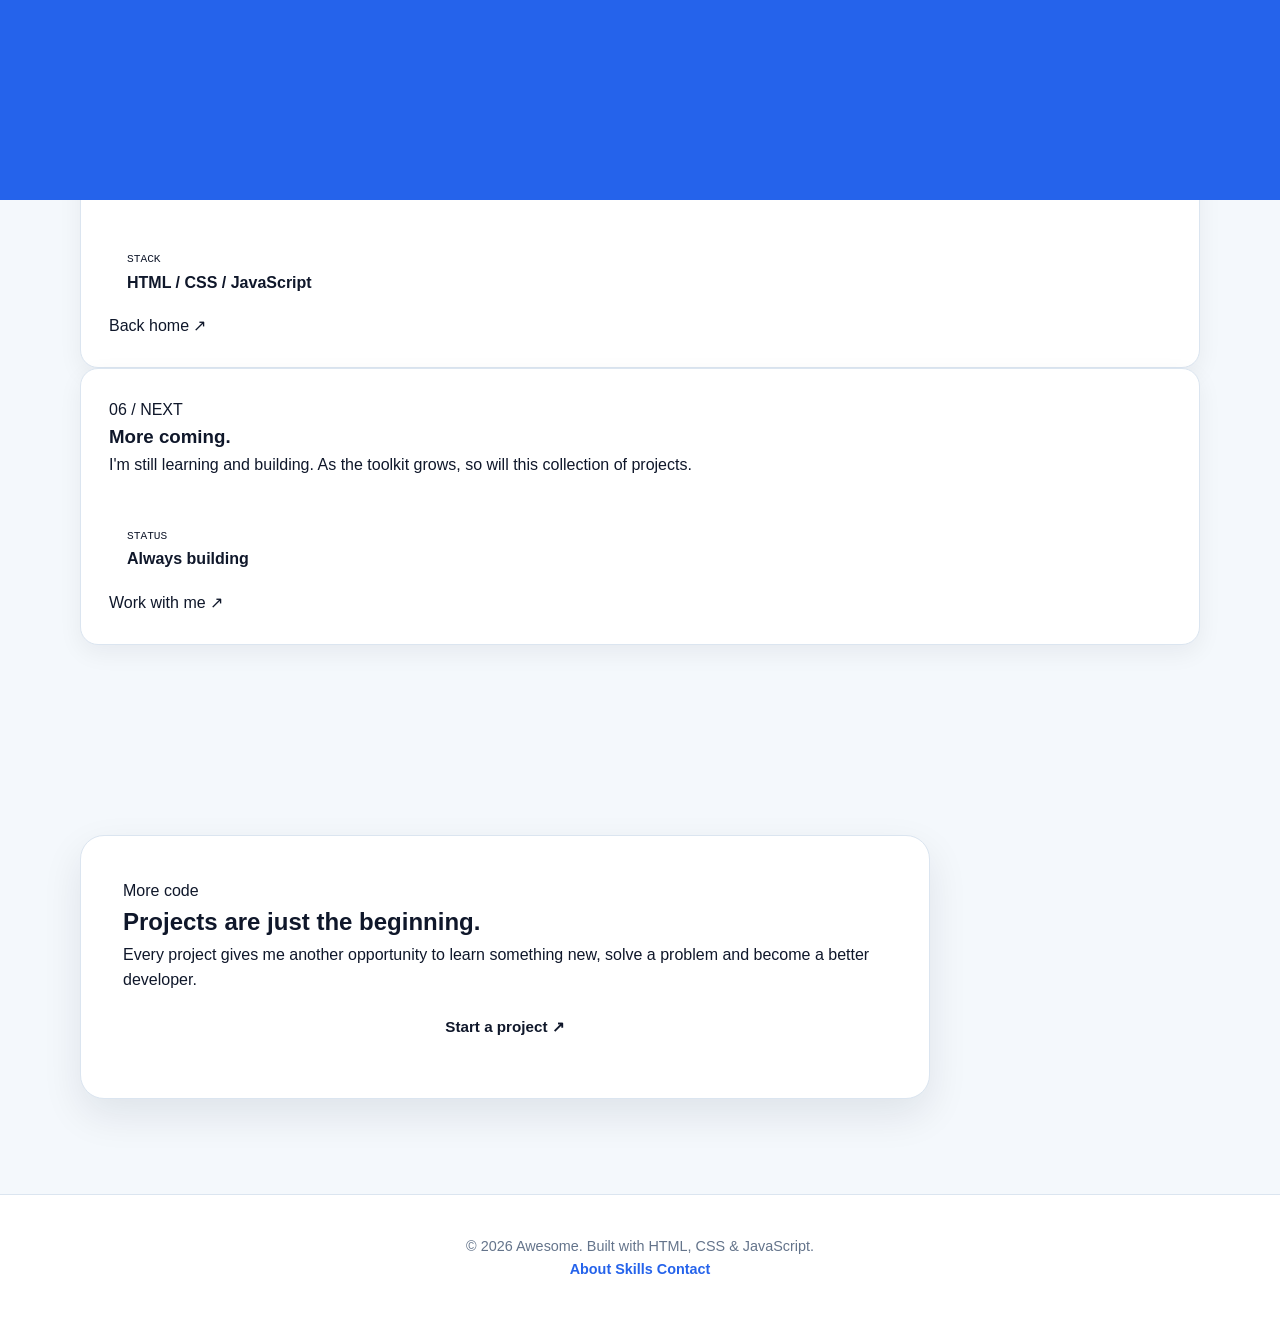
<file: projects.html>
<!DOCTYPE html>
<html lang="en">
<head>
  <meta charset="UTF-8">
  <meta name="viewport" content="width=device-width, initial-scale=1.0">

  <meta name="description"
    content="Selected projects by Awesome — web development and digital projects.">

  <title>Projects — Awesome</title>

  <link rel="stylesheet" href="style.css">
</head>

<body>

  <div class="page-wipe"></div>

  <!-- NAVIGATION -->
  <header class="site-header">
    <div class="nav-shell">

      <a href="index.html" class="logo">
        Awesome<span>.</span>
      </a>

      <button class="menu-toggle" aria-label="Open menu">
        ☰
      </button>

      <nav>
        <ul class="nav-links">

          <li><a href="index.html">Home</a></li>
          <li><a href="about.html">About</a></li>
          <li><a href="skills.html">Skills</a></li>
          <li><a href="projects.html">Projects</a></li>
          <li><a href="journey.html">Journey</a></li>

          <li>
            <a href="contact.html" class="nav-cta">
              Let's Talk ↗
            </a>
          </li>

        </ul>
      </nav>

    </div>
  </header>


  <main>

    <!-- INTRO -->
    <section class="hero">

      <div class="container">

        <div class="hero-kicker reveal">
          04 — SELECTED WORK
        </div>

        <h1
          class="section-title reveal delay-1"
          style="margin-top: 25px; max-width: 1000px;"
        >
          Things I've
          <span style="color: var(--red);">
            built.
          </span>
        </h1>

        <p
          class="hero-sub reveal delay-2"
          style="margin-top: 30px; max-width: 720px;"
        >
          A collection of experiments, client-style demos
          and personal projects built while developing my
          skills as a web developer.
        </p>

      </div>

    </section>


    <!-- PROJECTS -->
    <section class="section">

      <div class="container">

        <div class="cards">


          <!-- ADET -->
          <article class="card reveal">

            <div class="card-number">
              01 / ADET
            </div>

            <h3>
              ADET
            </h3>

            <p>
              Awesome's Development Tech — a personal
              development brand focused on building digital
              experiences and exploring technology.
            </p>

            <div
              style="
                margin-top: 25px;
                padding: 18px;
                border: 1px solid var(--line);
                border-radius: 14px;
                background: rgba(255,255,255,.025);
              "
            >
              <span
                style="
                  color: var(--red);
                  font-family: 'DM Mono', monospace;
                  font-size: .7rem;
                "
              >
                TYPE
              </span>

              <br>

              <strong>
                Brand / Web
              </strong>
            </div>

            <a
              href="#"
              class="card-link"
              onclick="return false;"
            >
              Personal project
              <span>↗</span>
            </a>

          </article>


          <!-- BELLA NAPOLI -->
          <article class="card reveal delay-1">

            <div class="card-number">
              02 / BELLA NAPOLI
            </div>

            <h3>
              Bella Napoli
            </h3>

            <p>
              A restaurant website concept designed with
              a warm editorial style, responsive layouts
              and a polished food-focused presentation.
            </p>

            <div
              style="
                margin-top: 25px;
                padding: 18px;
                border: 1px solid var(--line);
                border-radius: 14px;
                background: rgba(255,255,255,.025);
              "
            >
              <span
                style="
                  color: var(--red);
                  font-family: 'DM Mono', monospace;
                  font-size: .7rem;
                "
              >
                STACK
              </span>

              <br>

              <strong>
                HTML / CSS
              </strong>
            </div>

            <a
              href="https://og-awesome.github.io/Type-Restaurant-Website-/"
              target="_blank"
              rel="noopener"
              class="card-link"
            >
              View live demo
              <span>↗</span>
            </a>

          </article>


          <!-- TRAVELMETICS -->
          <article class="card reveal delay-2">

            <div class="card-number">
              03 / TRAVELMETICS
            </div>

            <h3>
              Travelmetics
            </h3>

            <p>
              A travel agency website demo created for a
              Nigerian travel business concept, focusing
              on clean presentation and responsive design.
            </p>

            <div
              style="
                margin-top: 25px;
                padding: 18px;
                border: 1px solid var(--line);
                border-radius: 14px;
                background: rgba(255,255,255,.025);
              "
            >
              <span
                style="
                  color: var(--red);
                  font-family: 'DM Mono', monospace;
                  font-size: .7rem;
                "
              >
                STACK
              </span>

              <br>

              <strong>
                HTML / CSS
              </strong>
            </div>

            <a
              href="https://og-awesome.github.io/Travelmetics/"
              target="_blank"
              rel="noopener"
              class="card-link"
            >
              View live demo
              <span>↗</span>
            </a>

          </article>


          <!-- NUVEXA -->
          <article class="card reveal">

            <div class="card-number">
              04 / NUVEXA
            </div>

            <h3>
              Nuvexa
            </h3>

            <p>
              A startup concept being developed around
              digital products and technology for a
              university-focused audience.
            </p>

            <div
              style="
                margin-top: 25px;
                padding: 18px;
                border: 1px solid var(--line);
                border-radius: 14px;
                background: rgba(255,255,255,.025);
              "
            >
              <span
                style="
                  color: var(--red);
                  font-family: 'DM Mono', monospace;
                  font-size: .7rem;
                "
              >
                STATUS
              </span>

              <br>

              <strong>
                In development
              </strong>
            </div>

            <a
              href="contact.html"
              class="card-link"
            >
              Discuss the idea
              <span>↗</span>
            </a>

          </article>


          <!-- PORTFOLIO -->
          <article class="card reveal delay-1">

            <div class="card-number">
              05 / THIS SITE
            </div>

            <h3>
              Awesome Portfolio
            </h3>

            <p>
              This portfolio itself is a project — designed
              to document my work, skills, progress and
              journey into software engineering.
            </p>

            <div
              style="
                margin-top: 25px;
                padding: 18px;
                border: 1px solid var(--line);
                border-radius: 14px;
                background: rgba(255,255,255,.025);
              "
            >
              <span
                style="
                  color: var(--red);
                  font-family: 'DM Mono', monospace;
                  font-size: .7rem;
                "
              >
                STACK
              </span>

              <br>

              <strong>
                HTML / CSS / JavaScript
              </strong>
            </div>

            <a
              href="index.html"
              class="card-link"
            >
              Back home
              <span>↗</span>
            </a>

          </article>


          <!-- MORE -->
          <article class="card reveal delay-2">

            <div class="card-number">
              06 / NEXT
            </div>

            <h3>
              More coming.
            </h3>

            <p>
              I'm still learning and building. As the
              toolkit grows, so will this collection of
              projects.
            </p>

            <div
              style="
                margin-top: 25px;
                padding: 18px;
                border: 1px solid var(--line);
                border-radius: 14px;
                background: rgba(255,255,255,.025);
              "
            >
              <span
                style="
                  color: var(--red);
                  font-family: 'DM Mono', monospace;
                  font-size: .7rem;
                "
              >
                STATUS
              </span>

              <br>

              <strong>
                Always building
              </strong>
            </div>

            <a
              href="contact.html"
              class="card-link"
            >
              Work with me
              <span>↗</span>
            </a>

          </article>

        </div>

      </div>

    </section>


    <!-- GITHUB / WORK CTA -->
    <section class="section-tight">

      <div class="container">

        <div class="contact-box reveal">

          <div class="eyebrow">
            More code
          </div>

          <h2>
            Projects are just
            <span>the beginning.</span>
          </h2>

          <p>
            Every project gives me another opportunity to
            learn something new, solve a problem and become
            a better developer.
          </p>

          <div class="hero-actions">

            <a
              href="contact.html"
              class="btn btn-red magnetic"
            >
              Start a project ↗
            </a>

          </div>

        </div>

      </div>

    </section>

  </main>


  <!-- FOOTER -->
  <footer class="site-footer">

    <div class="container footer-row">

      <p>
        © <span class="year"></span>
        Awesome. Built with HTML, CSS & JavaScript.
      </p>

      <div class="footer-links">

        <a href="about.html">About</a>
        <a href="skills.html">Skills</a>
        <a href="contact.html">Contact</a>

      </div>

    </div>

  </footer>


  <div class="cursor"></div>
  <div class="cursor-ring"></div>

  <script src="script.js"></script>

</body>
</html>
</file>
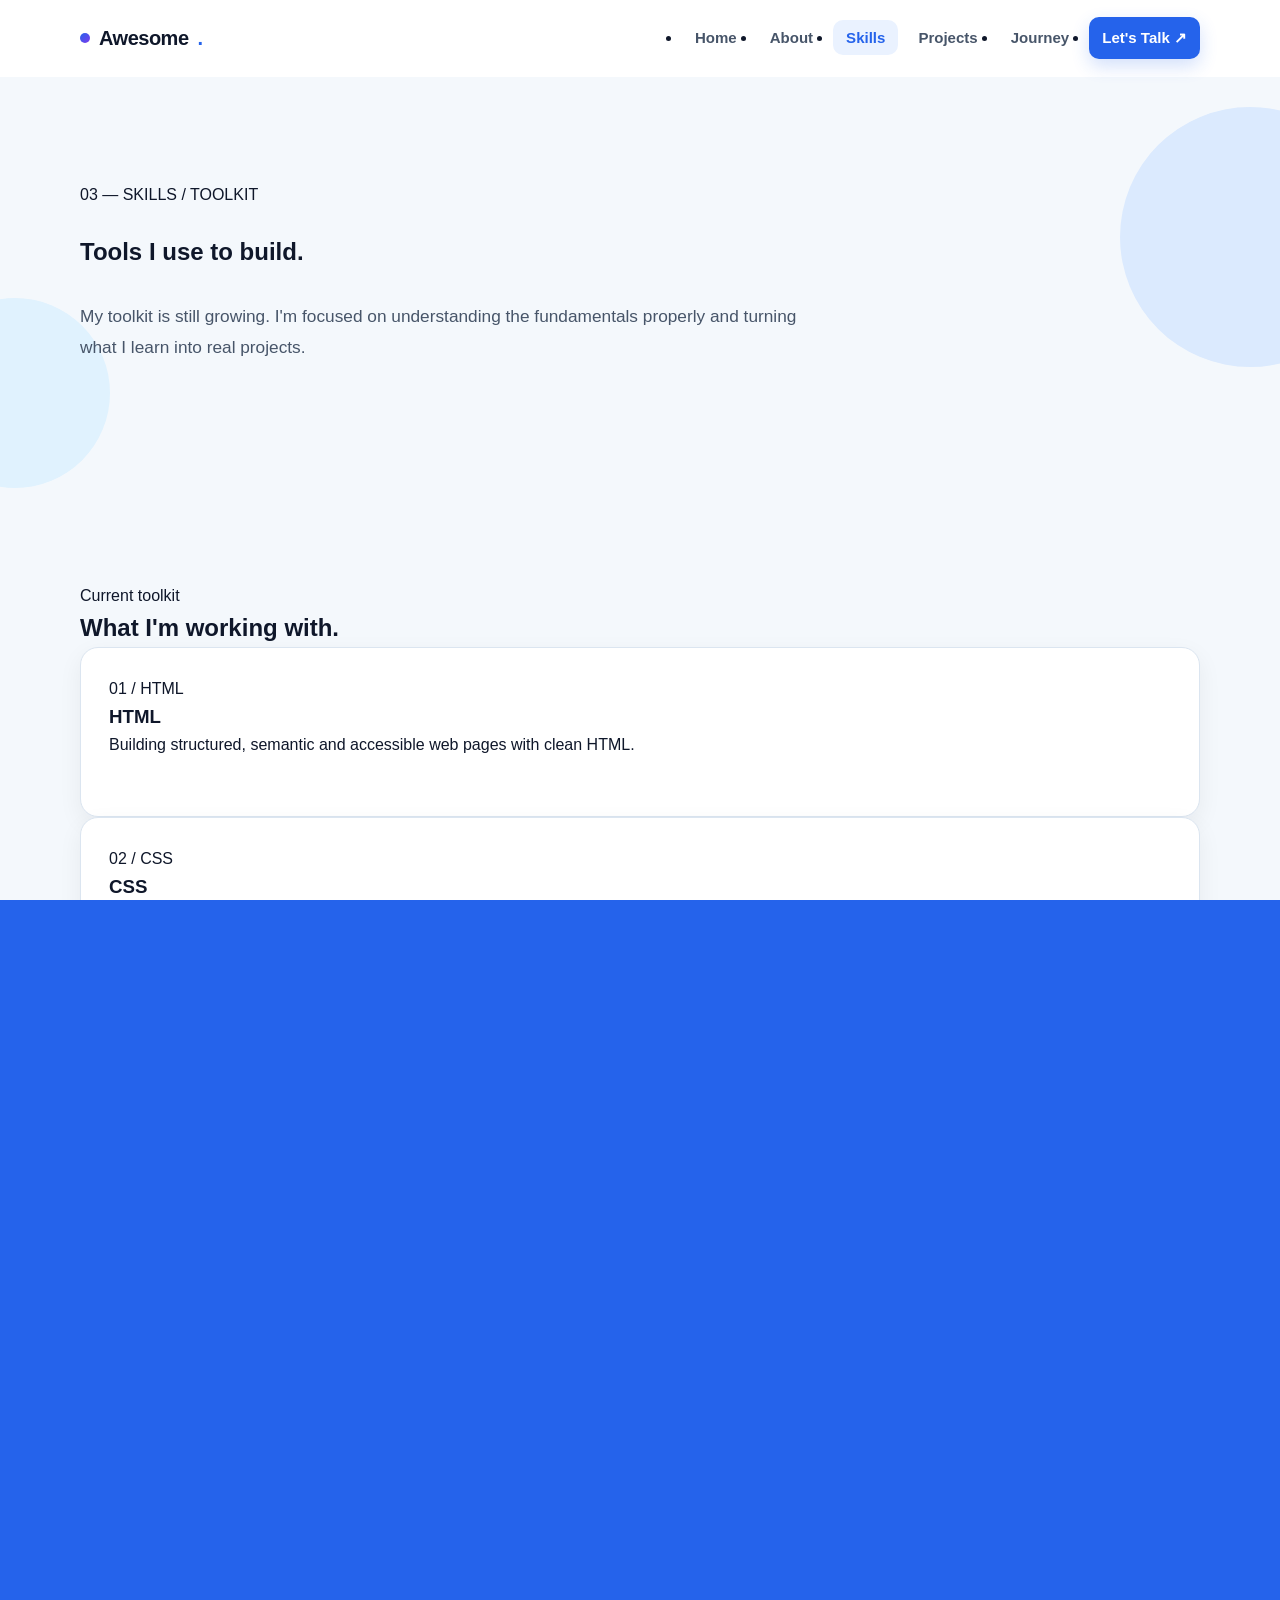
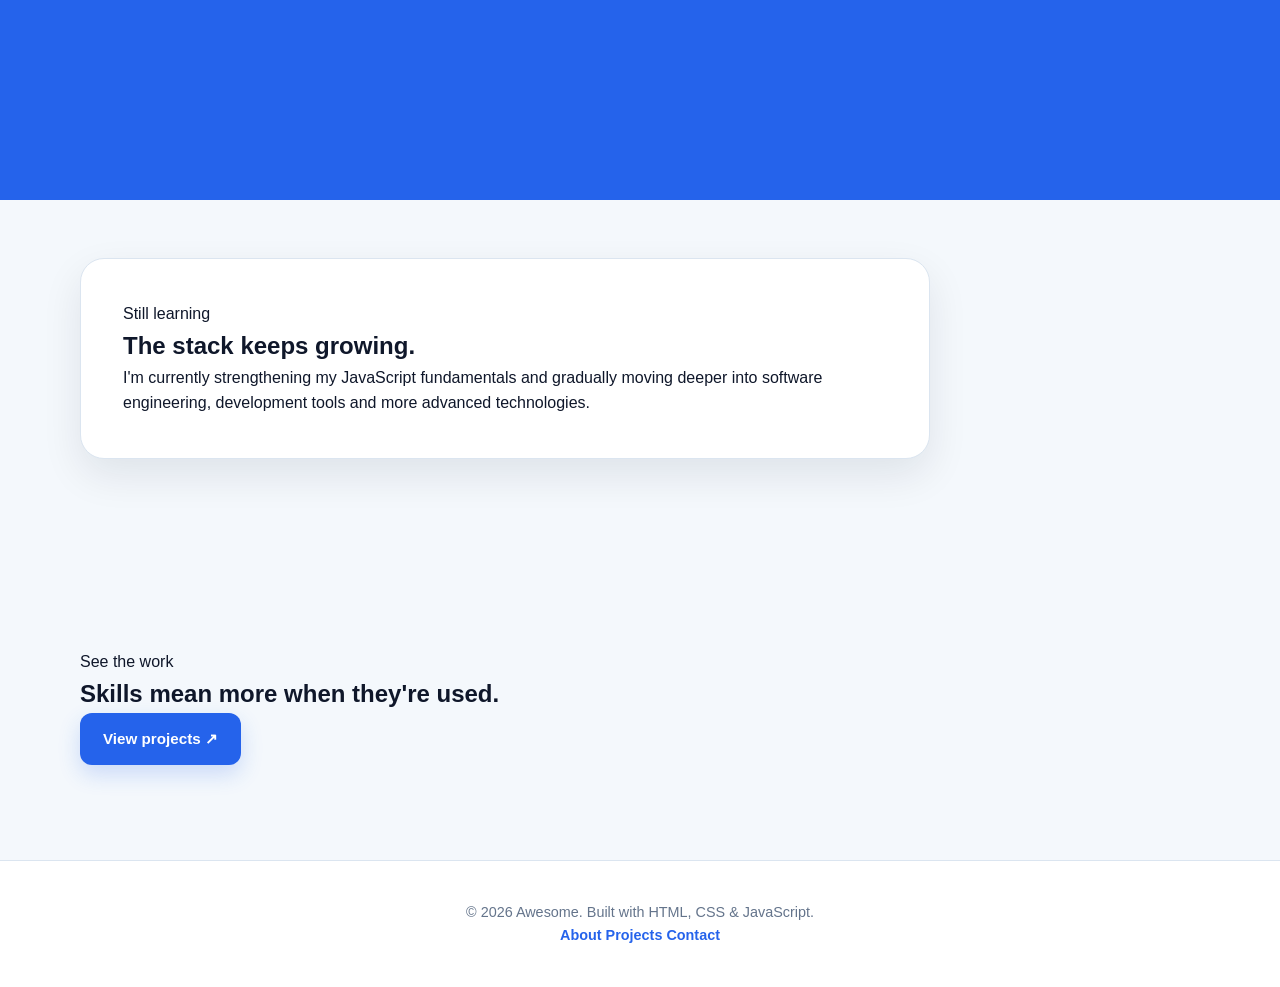
<file: skills.html>
<!DOCTYPE html>
<html lang="en">
<head>
  <meta charset="UTF-8">
  <meta name="viewport" content="width=device-width, initial-scale=1.0">

  <meta name="description"
    content="Awesome's skills in web development and software engineering.">

  <title>Skills — Awesome</title>

  <link rel="stylesheet" href="style.css">
</head>

<body>

  <div class="page-wipe"></div>

  <!-- NAVIGATION -->
  <header class="site-header">
    <div class="nav-shell">

      <a href="index.html" class="logo">
        Awesome<span>.</span>
      </a>

      <button class="menu-toggle" aria-label="Open menu">
        ☰
      </button>

      <nav>
        <ul class="nav-links">

          <li><a href="index.html">Home</a></li>
          <li><a href="about.html">About</a></li>
          <li><a href="skills.html">Skills</a></li>
          <li><a href="projects.html">Projects</a></li>
          <li><a href="journey.html">Journey</a></li>

          <li>
            <a href="contact.html" class="nav-cta">
              Let's Talk ↗
            </a>
          </li>

        </ul>
      </nav>

    </div>
  </header>


  <main>

    <!-- PAGE INTRO -->
    <section class="hero">

      <div class="container">

        <div class="hero-kicker reveal">
          03 — SKILLS / TOOLKIT
        </div>

        <h1
          class="section-title reveal delay-1"
          style="margin-top: 25px; max-width: 1000px;"
        >
          Tools I use to
          <span style="color: var(--red);">
            build.
          </span>
        </h1>

        <p
          class="hero-sub reveal delay-2"
          style="margin-top: 30px; max-width: 720px;"
        >
          My toolkit is still growing. I'm focused on
          understanding the fundamentals properly and
          turning what I learn into real projects.
        </p>

      </div>

    </section>


    <!-- SKILLS -->
    <section class="section">

      <div class="container">

        <div class="section-head reveal">

          <div>

            <div class="eyebrow">
              Current toolkit
            </div>

            <h2 class="section-title">
              What I'm working with.
            </h2>

          </div>

        </div>


        <div class="cards">

          <!-- HTML -->
          <article class="card reveal">

            <div class="card-number">
              01 / HTML
            </div>

            <h3>
              HTML
            </h3>

            <p>
              Building structured, semantic and accessible
              web pages with clean HTML.
            </p>

            <div
              style="
                margin-top: 28px;
                height: 3px;
                background: rgba(255,255,255,.08);
                overflow: hidden;
                border-radius: 10px;
              "
            >
              <div
                style="
                  width: 90%;
                  height: 100%;
                  background: var(--red);
                  border-radius: 10px;
                "
              ></div>
            </div>

          </article>


          <!-- CSS -->
          <article class="card reveal delay-1">

            <div class="card-number">
              02 / CSS
            </div>

            <h3>
              CSS
            </h3>

            <p>
              Creating responsive layouts, animations,
              visual systems and polished interfaces.
            </p>

            <div
              style="
                margin-top: 28px;
                height: 3px;
                background: rgba(255,255,255,.08);
                overflow: hidden;
                border-radius: 10px;
              "
            >
              <div
                style="
                  width: 82%;
                  height: 100%;
                  background: var(--red);
                  border-radius: 10px;
                "
              ></div>
            </div>

          </article>


          <!-- JAVASCRIPT -->
          <article class="card reveal delay-2">

            <div class="card-number">
              03 / JAVASCRIPT
            </div>

            <h3>
              JavaScript
            </h3>

            <p>
              Learning programming fundamentals and using
              JavaScript to make websites interactive.
            </p>

            <div
              style="
                margin-top: 28px;
                height: 3px;
                background: rgba(255,255,255,.08);
                overflow: hidden;
                border-radius: 10px;
              "
            >
              <div
                style="
                  width: 55%;
                  height: 100%;
                  background: var(--red);
                  border-radius: 10px;
                "
              ></div>
            </div>

          </article>


          <!-- GIT -->
          <article class="card reveal">

            <div class="card-number">
              04 / VERSION CONTROL
            </div>

            <h3>
              Git
            </h3>

            <p>
              Learning how to track changes, manage projects
              and work with version control.
            </p>

            <div
              style="
                margin-top: 28px;
                height: 3px;
                background: rgba(255,255,255,.08);
                overflow: hidden;
                border-radius: 10px;
              "
            >
              <div
                style="
                  width: 55%;
                  height: 100%;
                  background: var(--red);
                  border-radius: 10px;
                "
              ></div>
            </div>

          </article>


          <!-- GITHUB -->
          <article class="card reveal delay-1">

            <div class="card-number">
              05 / COLLABORATION
            </div>

            <h3>
              GitHub
            </h3>

            <p>
              Using GitHub to store projects, manage code
              and share my work.
            </p>

            <div
              style="
                margin-top: 28px;
                height: 3px;
                background: rgba(255,255,255,.08);
                overflow: hidden;
                border-radius: 10px;
              "
            >
              <div
                style="
                  width: 60%;
                  height: 100%;
                  background: var(--red);
                  border-radius: 10px;
                "
              ></div>
            </div>

          </article>


          <!-- RESPONSIVE DESIGN -->
          <article class="card reveal delay-2">

            <div class="card-number">
              06 / UI
            </div>

            <h3>
              Responsive Design
            </h3>

            <p>
              Making websites adapt smoothly to phones,
              tablets and larger screens.
            </p>

            <div
              style="
                margin-top: 28px;
                height: 3px;
                background: rgba(255,255,255,.08);
                overflow: hidden;
                border-radius: 10px;
              "
            >
              <div
                style="
                  width: 78%;
                  height: 100%;
                  background: var(--red);
                  border-radius: 10px;
                "
              ></div>
            </div>

          </article>

        </div>

      </div>

    </section>


    <!-- LEARNING PHILOSOPHY -->
    <section class="section-tight">

      <div class="container">

        <div class="contact-box reveal">

          <div class="eyebrow">
            Still learning
          </div>

          <h2>
            The stack keeps
            <span>growing.</span>
          </h2>

          <p>
            I'm currently strengthening my JavaScript
            fundamentals and gradually moving deeper into
            software engineering, development tools and
            more advanced technologies.
          </p>

        </div>

      </div>

    </section>


    <!-- NEXT -->
    <section class="section-tight">

      <div class="container">

        <div class="section-head reveal">

          <div>

            <div class="eyebrow">
              See the work
            </div>

            <h2 class="section-title">
              Skills mean more
              when they're used.
            </h2>

          </div>

          <a
            href="projects.html"
            class="btn btn-primary magnetic"
          >
            View projects ↗
          </a>

        </div>

      </div>

    </section>

  </main>


  <!-- FOOTER -->
  <footer class="site-footer">

    <div class="container footer-row">

      <p>
        © <span class="year"></span>
        Awesome. Built with HTML, CSS & JavaScript.
      </p>

      <div class="footer-links">

        <a href="about.html">About</a>
        <a href="projects.html">Projects</a>
        <a href="contact.html">Contact</a>

      </div>

    </div>

  </footer>


  <div class="cursor"></div>
  <div class="cursor-ring"></div>

  <script src="script.js"></script>

</body>
</html>
</file>
<file: style.css>
/* =========================================
   AWESOME PORTFOLIO
   LIGHT • COLOURFUL • MODERN • RESPONSIVE
   ========================================= */

:root {
  --bg: #f4f8fc;
  --surface: #ffffff;
  --surface-soft: #eef6ff;

  --text: #0f172a;
  --text-soft: #475569;
  --muted: #64748b;

  --primary: #2563eb;
  --primary-dark: #1d4ed8;
  --secondary: #0891b2;
  --accent: #7c3aed;
  --green: #059669;

  --border: #dbe5f0;

  --shadow-sm: 0 8px 24px rgba(15, 23, 42, 0.06);
  --shadow: 0 16px 40px rgba(15, 23, 42, 0.09);

  --radius: 18px;
}


/* =========================================
   RESET
   ========================================= */

* {
  margin: 0;
  padding: 0;
  box-sizing: border-box;
}

html {
  scroll-behavior: smooth;
}

body {
  min-height: 100vh;
  background: var(--bg);
  color: var(--text);
  font-family: Arial, Helvetica, sans-serif;
  line-height: 1.6;
  overflow-x: hidden;
}

img {
  display: block;
  max-width: 100%;
}

a {
  color: inherit;
  text-decoration: none;
}

button,
input,
textarea {
  font: inherit;
}


/* =========================================
   PAGE TRANSITION
   ========================================= */

.page-wipe {
  position: fixed;
  inset: 0;
  z-index: 9999;

  background: var(--primary);

  transform: translateY(100%);
  pointer-events: none;

  transition: transform 0.35s ease;
}

body.leaving .page-wipe {
  transform: translateY(0);
}


/* =========================================
   CONTAINER
   ========================================= */

.container {
  width: min(1120px, calc(100% - 40px));
  margin: 0 auto;
}


/* =========================================
   HEADER
   ========================================= */

.site-header {
  position: sticky;
  top: 0;
  z-index: 1000;

  width: 100%;

  background: rgba(255, 255, 255, 0.97);

  border-bottom: 1px solid transparent;

  transition:
    box-shadow 0.25s ease,
    border-color 0.25s ease;
}

.site-header.scrolled {
  border-color: var(--border);

  box-shadow:
    0 8px 25px rgba(15, 23, 42, 0.08);
}

.nav-shell {
  width: min(1120px, calc(100% - 40px));
  min-height: 76px;

  margin: 0 auto;

  display: flex;
  align-items: center;
  justify-content: space-between;

  gap: 30px;
}


/* =========================================
   LOGO
   ========================================= */

.logo {
  display: inline-flex;
  align-items: center;
  gap: 9px;

  color: var(--text);

  font-size: 1.25rem;
  font-weight: 800;

  letter-spacing: -0.5px;
}

.logo span {
  color: var(--primary);
}

.logo::before {
  content: "";

  width: 10px;
  height: 10px;

  border-radius: 50%;

  background:
    linear-gradient(
      135deg,
      var(--primary),
      var(--accent)
    );
}


/* =========================================
   NAVIGATION
   ========================================= */

.nav-links {
  display: flex;
  align-items: center;
  gap: 7px;
}

.nav-links a {
  position: relative;

  padding: 9px 13px;

  border-radius: 10px;

  color: var(--text-soft);

  font-size: 0.94rem;
  font-weight: 600;

  transition:
    color 0.2s ease,
    background 0.2s ease,
    transform 0.2s ease;
}

.nav-links a:hover {
  color: var(--primary);

  background: var(--surface-soft);

  transform: translateY(-1px);
}

.nav-links a.active {
  color: var(--primary);
  background: #eaf2ff;
}


/* =========================================
   NAV CTA
   ========================================= */

.nav-cta {
  display: inline-flex;
  align-items: center;
  justify-content: center;

  padding: 10px 17px;

  border-radius: 11px;

  color: #ffffff !important;
  background: var(--primary);

  font-size: 0.9rem;
  font-weight: 700;

  box-shadow:
    0 7px 18px rgba(37, 99, 235, 0.20);

  transition:
    background 0.2s ease,
    transform 0.2s ease,
    box-shadow 0.2s ease;
}

.nav-cta:hover {
  color: #ffffff !important;
  background: var(--primary-dark);

  transform: translateY(-2px);

  box-shadow:
    0 10px 22px rgba(37, 99, 235, 0.25);
}


/* =========================================
   MOBILE MENU
   ========================================= */

.menu-toggle,
.nav-toggle {
  display: none;

  width: 44px;
  height: 44px;

  align-items: center;
  justify-content: center;

  border: 1px solid var(--border);
  border-radius: 11px;

  background: #ffffff;
  color: var(--text);

  cursor: pointer;
}


/* =========================================
   HERO
   ========================================= */

.hero {
  position: relative;

  padding: 105px 0 95px;

  overflow: hidden;
}

.hero::before {
  content: "";

  position: absolute;

  width: 260px;
  height: 260px;

  top: 30px;
  right: -100px;

  border-radius: 50%;

  background: #dbeafe;

  z-index: -1;
}

.hero::after {
  content: "";

  position: absolute;

  width: 190px;
  height: 190px;

  bottom: 0;
  left: -80px;

  border-radius: 50%;

  background: #e0f2fe;

  z-index: -1;
}

.hero-grid {
  display: grid;

  grid-template-columns:
    1.15fr 0.85fr;

  align-items: center;

  gap: 65px;
}

.hero-content {
  max-width: 680px;
}

.hero-title {
  font-size:
    clamp(2.8rem, 6vw, 5.4rem);

  line-height: 1.02;

  letter-spacing: -3px;

  margin-bottom: 24px;
}

.hero-title span {
  color: var(--primary);
}

.hero p {
  max-width: 600px;

  color: var(--text-soft);

  font-size: 1.08rem;

  line-height: 1.8;

  margin-bottom: 30px;
}


/* =========================================
   HERO BUTTONS
   ========================================= */

.hero-buttons {
  display: flex;
  flex-wrap: wrap;

  gap: 13px;
}


/* =========================================
   BUTTONS
   ========================================= */

.btn {
  position: relative;

  display: inline-flex;

  align-items: center;
  justify-content: center;

  min-height: 52px;

  padding: 0 22px;

  border: 1px solid transparent;
  border-radius: 12px;

  font-size: 0.95rem;
  font-weight: 700;

  cursor: pointer;

  overflow: hidden;

  transition:
    transform 0.2s ease,
    box-shadow 0.2s ease,
    background 0.2s ease,
    border-color 0.2s ease;
}

.btn:hover {
  transform: translateY(-3px);
}

.btn:active {
  transform: scale(0.97);
}

.btn-primary {
  color: #ffffff;

  background: var(--primary);

  box-shadow:
    0 9px 22px rgba(37, 99, 235, 0.20);
}

.btn-primary:hover {
  color: #ffffff;

  background: var(--primary-dark);

  box-shadow:
    0 12px 26px rgba(37, 99, 235, 0.25);
}

.btn-secondary {
  color: var(--text);

  background: #ffffff;

  border-color: var(--border);
}

.btn-secondary:hover {
  color: var(--primary);

  background: #f8fbff;

  border-color: #bfdbfe;
}


/* =========================================
   CODE WINDOW
   ========================================= */

.code-window {
  position: relative;

  padding: 24px;

  background: #ffffff;

  border: 1px solid var(--border);

  border-radius: 20px;

  box-shadow: var(--shadow);

  overflow: hidden;
}

.code-window::before {
  content: "";

  position: absolute;

  width: 100px;
  height: 100px;

  right: -35px;
  top: -35px;

  border-radius: 50%;

  background: #dbeafe;
}

.code-window pre {
  position: relative;
  z-index: 1;

  overflow-x: auto;

  color: #334155;

  font-family:
    Consolas,
    Monaco,
    monospace;

  font-size: 0.88rem;

  line-height: 1.8;
}


/* =========================================
   CODE TABS
   ========================================= */

.code-tabs {
  display: flex;
  gap: 8px;

  margin-bottom: 20px;
}

.code-tabs button,
.code-tab {
  padding: 8px 13px;

  border: 1px solid var(--border);
  border-radius: 9px;

  background: #ffffff;
  color: var(--text-soft);

  cursor: pointer;

  font-size: 0.85rem;
  font-weight: 700;
}

.code-tabs button:hover,
.code-tabs button.active,
.code-tab:hover,
.code-tab.active {
  color: #ffffff;
  background: var(--primary);
  border-color: var(--primary);
}


/* =========================================
   SECTIONS
   ========================================= */

section {
  padding: 95px 0;
}

.section-heading {
  max-width: 680px;

  margin-bottom: 45px;
}

.section-heading h2 {
  margin-bottom: 12px;

  color: var(--text);

  font-size:
    clamp(2rem, 4vw, 3rem);

  line-height: 1.1;

  letter-spacing: -1.5px;
}

.section-heading p {
  color: var(--text-soft);

  line-height: 1.8;
}


/* =========================================
   CARDS
   ========================================= */

.card {
  padding: 28px;

  background: var(--surface);

  border: 1px solid var(--border);

  border-radius: var(--radius);

  box-shadow: var(--shadow-sm);

  transition:
    transform 0.22s ease,
    box-shadow 0.22s ease,
    border-color 0.22s ease;
}

.card:hover {
  transform: translateY(-5px);

  border-color: #bfdbfe;

  box-shadow: var(--shadow);
}


/* =========================================
   ABOUT
   ========================================= */

.about-grid {
  display: grid;

  grid-template-columns:
    0.8fr 1.2fr;

  align-items: center;

  gap: 50px;
}

.about-image {
  overflow: hidden;

  max-width: 480px;

  background: #eaf2ff;

  border: 1px solid var(--border);

  border-radius: 22px;

  box-shadow: var(--shadow);
}

.about-image img {
  width: 100%;

  aspect-ratio: 1 / 1;

  object-fit: cover;
}

.about-content h2 {
  margin-bottom: 18px;

  font-size:
    clamp(2rem, 4vw, 3rem);

  line-height: 1.1;
}

.about-content p {
  margin-bottom: 18px;

  color: var(--text-soft);

  line-height: 1.8;
}


/* =========================================
   SKILLS
   ========================================= */

.skills-grid {
  display: grid;

  grid-template-columns:
    repeat(3, 1fr);

  gap: 20px;
}

.skill {
  padding: 25px;

  background: #ffffff;

  border: 1px solid var(--border);

  border-radius: 17px;

  box-shadow: var(--shadow-sm);

  transition:
    transform 0.2s ease,
    border-color 0.2s ease;
}

.skill:hover {
  transform: translateY(-4px);

  border-color: #93c5fd;
}

.skill h3 {
  margin-bottom: 8px;
}

.skill p {
  color: var(--text-soft);

  font-size: 0.93rem;
}


/* =========================================
   SKILL TABS
   ========================================= */

.skill-tabs {
  display: flex;
  flex-wrap: wrap;

  gap: 10px;

  margin-bottom: 25px;
}

.skill-tab {
  padding: 10px 16px;

  border: 1px solid var(--border);

  border-radius: 10px;

  background: #ffffff;

  color: var(--text-soft);

  font-weight: 700;

  cursor: pointer;

  transition:
    background 0.2s ease,
    color 0.2s ease,
    border-color 0.2s ease;
}

.skill-tab:hover,
.skill-tab.active {
  color: #ffffff;

  background: var(--primary);

  border-color: var(--primary);
}

.skill-panel {
  display: none;
}

.skill-panel.active {
  display: block;
}


/* =========================================
   PROJECTS
   ========================================= */

.projects-grid {
  display: grid;

  grid-template-columns:
    repeat(2, 1fr);

  gap: 24px;
}

.project {
  overflow: hidden;

  background: #ffffff;

  border: 1px solid var(--border);

  border-radius: 19px;

  box-shadow: var(--shadow-sm);

  transition:
    transform 0.22s ease,
    box-shadow 0.22s ease,
    border-color 0.22s ease;
}

.project:hover {
  transform: translateY(-6px);

  border-color: #93c5fd;

  box-shadow: var(--shadow);
}

.project-image {
  aspect-ratio: 16 / 9;

  overflow: hidden;

  background: #eaf2ff;
}

.project-image img {
  width: 100%;
  height: 100%;

  object-fit: cover;

  transition: transform 0.3s ease;
}

.project:hover .project-image img {
  transform: scale(1.035);
}

.project-content {
  padding: 25px;
}

.project-content h3 {
  margin-bottom: 8px;
}

.project-content p {
  margin-bottom: 18px;

  color: var(--text-soft);
}

.project-links {
  display: flex;
  flex-wrap: wrap;

  gap: 10px;
}


/* =========================================
   TIMELINE
   ========================================= */

.timeline {
  position: relative;

  max-width: 850px;

  margin: 0 auto;

  padding-left: 30px;

  border-left: 2px solid #cbdff5;
}

.timeline-item {
  position: relative;

  padding:
    0 0 42px 28px;
}

.timeline-item:last-child {
  padding-bottom: 0;
}

.timeline-item::before {
  content: "";

  position: absolute;

  width: 12px;
  height: 12px;

  left: -37px;
  top: 7px;

  border: 3px solid var(--bg);

  border-radius: 50%;

  background: var(--primary);

  box-shadow:
    0 0 0 2px #bfdbfe;
}

.timeline-item h3 {
  margin-bottom: 7px;
}

.timeline-item p {
  color: var(--text-soft);
}


/* =========================================
   CONTACT
   ========================================= */

.contact-section {
  padding: 100px 0;
}

.contact-container {
  width: min(1100px, calc(100% - 40px));

  margin: 0 auto;
}

.contact-header {
  max-width: 700px;

  margin-bottom: 45px;
}

.contact-header h1 {
  margin-bottom: 18px;

  font-size:
    clamp(2.7rem, 6vw, 4.7rem);

  line-height: 1.02;

  letter-spacing: -2px;
}

.contact-header h1 span {
  color: var(--primary);
}

.contact-header p {
  color: var(--text-soft);

  font-size: 1.05rem;

  line-height: 1.8;
}


/* =========================================
   CONTACT FORM
   ========================================= */

.contact-box {
  max-width: 850px;

  padding: 42px;

  background: #ffffff;

  border: 1px solid var(--border);

  border-radius: 24px;

  box-shadow: var(--shadow);
}

.form-group {
  margin-bottom: 24px;
}

.form-group label {
  display: block;

  margin-bottom: 9px;

  color: var(--text);

  font-size: 0.92rem;

  font-weight: 700;
}


/* INPUTS */

.contact-box input,
.contact-box textarea {
  display: block;

  width: 100%;

  box-sizing: border-box;

  border: 1px solid #d5deea;

  border-radius: 13px;

  background: #f8fafc;

  color: var(--text);

  font-family: inherit;

  font-size: 1rem;

  outline: none;

  transition:
    border-color 0.2s ease,
    box-shadow 0.2s ease,
    background 0.2s ease;
}


/* NORMAL INPUT */

.contact-box input {
  height: 57px;

  padding: 0 17px;
}


/* MESSAGE */

.contact-box textarea {
  min-height: 190px;

  padding: 16px 17px;

  resize: vertical;

  line-height: 1.65;
}


/* PLACEHOLDER */

.contact-box input::placeholder,
.contact-box textarea::placeholder {
  color: #94a3b8;
}


/* INPUT FOCUS */

.contact-box input:focus,
.contact-box textarea:focus {
  background: #ffffff;

  border-color: var(--primary);

  box-shadow:
    0 0 0 4px rgba(37, 99, 235, 0.10);
}


/* SUBMIT */

.contact-box .btn {
  width: 100%;

  min-height: 57px;

  margin-top: 6px;

  border: none;

  border-radius: 13px;
}


/* STATUS */

#form-status {
  min-height: 22px;

  margin-top: 14px;

  color: var(--primary);

  font-size: 0.92rem;
}


/* =========================================
   CONTACT INFO
   ========================================= */

.contact-info {
  display: grid;

  grid-template-columns:
    repeat(2, 1fr);

  gap: 18px;

  margin-top: 24px;
}

.contact-info > * {
  padding: 22px;

  background: #ffffff;

  border: 1px solid var(--border);

  border-radius: 17px;

  box-shadow: var(--shadow-sm);
}


/* =========================================
   WHATSAPP
   ========================================= */

[data-whatsapp-quick] {
  transition:
    transform 0.2s ease,
    box-shadow 0.2s ease;
}

[data-whatsapp-quick]:hover {
  transform: translateY(-3px);

  box-shadow:
    0 10px 25px rgba(5, 150, 105, 0.16);
}


/* =========================================
   FOOTER
   ========================================= */

footer {
  padding: 40px 0;

  background: #ffffff;

  border-top: 1px solid var(--border);

  color: var(--muted);

  text-align: center;

  font-size: 0.9rem;
}

footer a {
  color: var(--primary);

  font-weight: 700;
}

footer a:hover {
  text-decoration: underline;
}


/* =========================================
   REVEAL
   ========================================= */

.reveal,
.reveal-left,
.reveal-right {
  opacity: 0;

  transition:
    opacity 0.5s ease,
    transform 0.5s ease;
}

.reveal {
  transform: translateY(18px);
}

.reveal-left {
  transform: translateX(-18px);
}

.reveal-right {
  transform: translateX(18px);
}

.reveal.visible,
.reveal.active,
.reveal-left.visible,
.reveal-left.active,
.reveal-right.visible,
.reveal-right.active {
  opacity: 1;

  transform: translate(0);
}


/* =========================================
   TILT
   ========================================= */

.tilt {
  transform-style: preserve-3d;

  transition:
    transform 0.25s ease;
}


/* =========================================
   RIPPLE
   ========================================= */

.click-ripple {
  position: absolute;

  border-radius: 50%;

  background: rgba(255, 255, 255, 0.3);

  pointer-events: none;

  transform: scale(0);

  animation:
    ripple-effect 0.5s ease-out;
}

@keyframes ripple-effect {
  to {
    transform: scale(2);

    opacity: 0;
  }
}


/* =========================================
   CUSTOM CURSOR
   ========================================= */

.cursor,
.cursor-ring {
  position: fixed;

  top: 0;
  left: 0;

  pointer-events: none;

  z-index: 10000;

  transform:
    translate3d(-100px, -100px, 0);
}

.cursor {
  width: 7px;
  height: 7px;

  margin-left: -3.5px;
  margin-top: -3.5px;

  border-radius: 50%;

  background: var(--primary);
}

.cursor-ring {
  width: 30px;
  height: 30px;

  margin-left: -15px;
  margin-top: -15px;

  border: 1px solid var(--primary);

  border-radius: 50%;

  transition:
    width 0.2s ease,
    height 0.2s ease,
    margin 0.2s ease,
    background 0.2s ease;
}

.cursor-ring.hover {
  width: 42px;
  height: 42px;

  margin-left: -21px;
  margin-top: -21px;

  background:
    rgba(37, 99, 235, 0.07);
}


/* =========================================
   TABLET
   ========================================= */

@media (max-width: 900px) {

  .hero-grid {
    grid-template-columns: 1fr;

    gap: 45px;
  }

  .hero-content {
    max-width: 750px;
  }

  .about-grid {
    grid-template-columns: 1fr;
  }

  .skills-grid {
    grid-template-columns:
      repeat(2, 1fr);
  }

  .projects-grid {
    grid-template-columns: 1fr;
  }

}


/* =========================================
   MOBILE
   ========================================= */

@media (max-width: 700px) {

  .container,
  .nav-shell,
  .contact-container {
    width: calc(100% - 32px);
  }


  /* HEADER */

  .nav-shell {
    min-height: 68px;
  }

  .menu-toggle,
  .nav-toggle {
    display: inline-flex;
  }

  .nav-links {
    position: absolute;

    top: 68px;

    left: 16px;
    right: 16px;

    display: none;

    flex-direction: column;

    align-items: stretch;

    gap: 4px;

    padding: 12px;

    background: #ffffff;

    border: 1px solid var(--border);

    border-radius: 16px;

    box-shadow: var(--shadow);
  }

  .nav-links.open {
    display: flex;
  }

  .nav-links a {
    width: 100%;

    padding: 12px 14px;
  }

  .nav-cta {
    display: none;
  }


  /* HERO */

  .hero {
    padding: 75px 0 70px;
  }

  .hero-title {
    font-size:
      clamp(2.6rem, 13vw, 4rem);

    letter-spacing: -2px;
  }

  .hero p {
    font-size: 1rem;
  }

  .hero-buttons {
    flex-direction: column;

    align-items: stretch;
  }

  .hero-buttons .btn {
    width: 100%;
  }


  /* SECTIONS */

  section {
    padding: 70px 0;
  }


  /* SKILLS */

  .skills-grid {
    grid-template-columns: 1fr;
  }


  /* CONTACT */

  .contact-section {
    padding: 70px 0;
  }

  .contact-header h1 {
    font-size: 2.7rem;
  }

  .contact-box {
    padding: 25px 18px;

    border-radius: 20px;
  }

  .contact-box input {
    height: 55px;
  }

  .contact-box textarea {
    min-height: 165px;
  }

  .contact-info {
    grid-template-columns: 1fr;
  }


  /* TIMELINE */

  .timeline {
    padding-left: 20px;
  }

  .timeline-item {
    padding-left: 20px;
  }

  .timeline-item::before {
    left: -27px;
  }

}


/* =========================================
   SMALL PHONES
   ========================================
   /* =========================================
   SMALL PHONES
   ========================================= */

@media (max-width: 420px) {

  .logo {
    font-size: 1.1rem;
  }

  .hero-title {
    font-size: 2.5rem;
  }

  .code-window {
    padding: 18px;
  }

  .code-window pre {
    font-size: 0.78rem;
  }

  .contact-box {
    padding: 22px 15px;
  }

}


/* =========================================
   REDUCED MOTION
   ========================================= */

@media (prefers-reduced-motion: reduce) {

  html {
    scroll-behavior: auto;
  }

  *,
  *::before,
  *::after {
    animation-duration: 0.01ms !important;
    animation-iteration-count: 1 !important;
    transition-duration: 0.01ms !important;
  }

}
</file>
